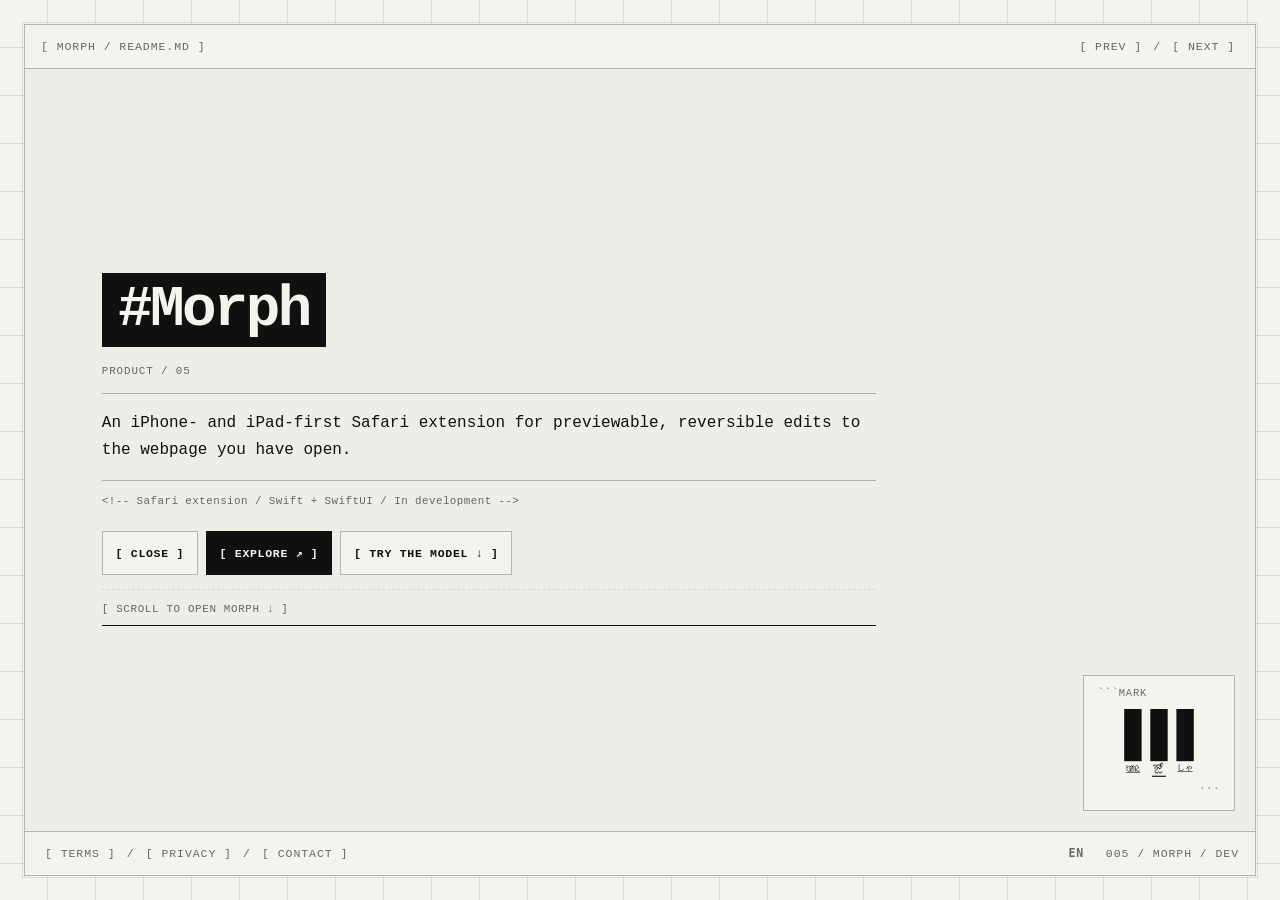
<file: index.html>
<!doctype html>
<html lang="en">
  <head>
    <meta charset="utf-8">
    <meta name="viewport" content="width=device-width, initial-scale=1">
    <meta name="color-scheme" content="light dark">
    <script>document.documentElement.classList.add("product-page-booting");</script>
    <meta name="theme-color" content="#101010" media="(prefers-color-scheme: dark)">
    <meta name="theme-color" content="#f4f4ef" media="(prefers-color-scheme: light)">
    <title>Morph — Kaizōsha</title>
    <meta name="description" content="Morph is an iPhone- and iPad-first Safari extension for previewable, reversible webpage edits using your chosen AI provider.">
    <meta name="author" content="Kaizōsha">
    <meta name="creator" content="Kaizōsha">
    <meta name="publisher" content="Kaizōsha">
    <meta name="robots" content="index, follow, max-image-preview:large">
    <meta name="application-name" content="Morph">
    <link rel="icon" type="image/png" sizes="1024x1024" href="/icon.png?v=20260820-compact-mark">
    <link rel="icon" type="image/svg+xml" sizes="any" href="/icon.svg?v=20260820-live-text-mark">
    <link rel="apple-touch-icon" href="/icon.png?v=20260820-compact-mark">
    <link rel="manifest" href="/site.webmanifest?v=20260820-live-text-icon">
    <link rel="canonical" href="https://morph.kaizosha.org/">
    <meta property="og:title" content="Morph — Kaizōsha">
    <meta property="og:description" content="Shape any webpage around you with previewable, reversible local edits in Safari.">
    <meta property="og:type" content="website">
    <meta property="og:url" content="https://morph.kaizosha.org/">
    <meta property="og:site_name" content="Morph by Kaizōsha">
    <meta property="og:locale" content="en_US">
    <meta property="og:image" content="https://morph.kaizosha.org/assets/media/social/morph-social-card.png">
    <meta property="og:image:secure_url" content="https://morph.kaizosha.org/assets/media/social/morph-social-card.png">
    <meta property="og:image:type" content="image/png">
    <meta property="og:image:width" content="1200">
    <meta property="og:image:height" content="630">
    <meta property="og:image:alt" content="Morph presented in a framed, two-tone README canvas">
    <meta name="twitter:card" content="summary_large_image">
    <meta name="twitter:title" content="Morph — Kaizōsha">
    <meta name="twitter:description" content="Shape any webpage around you with previewable, reversible local edits in Safari.">
    <meta name="twitter:image" content="https://morph.kaizosha.org/assets/media/social/morph-social-card.png">
    <meta name="twitter:image:alt" content="Morph presented in a framed, two-tone README canvas">
    <meta name="twitter:site" content="@KaizoshaX">
    <link rel="sitemap" type="application/xml" title="Sitemap" href="/sitemap.xml">
    <script type="application/ld+json">
      {
        "@context": "https://schema.org",
        "@type": "MobileApplication",
        "name": "Morph",
        "description": "An iPhone- and iPad-first Safari extension for previewable, reversible webpage edits using a chosen AI provider.",
        "url": "https://morph.kaizosha.org/",
        "applicationCategory": "UtilitiesApplication",
        "operatingSystem": "iOS 26 or later; iPadOS 26 or later",
        "author": {
          "@type": "Organization",
          "name": "Kaizōsha",
          "url": "https://kaizosha.org/"
        }
      }
    </script>
    <link rel="stylesheet" href="/assets/styles/brand.css?v=20260828-language-catalog-43">
    <link rel="stylesheet" href="/assets/styles/markdown.css?v=20260925-language-status-1">
    <link rel="stylesheet" href="/assets/styles/site-language.css?v=20260925-code-only-1">
    <script src="/assets/scripts/site-language.js?v=20260925-code-only-1" defer></script>
    <link rel="stylesheet" href="/assets/styles/product-continuation.css?v=20260821-seamless-handoff-v2">
    <script src="/assets/scripts/site-motion.js?v=20260818-dynamic-grid" defer></script>
    <script src="/assets/scripts/brand-language-intro.js?v=20260831-india-japan-25" defer></script>
    <link rel="stylesheet" href="/assets/styles/product-model.css?v=656095d6eeb8">
    <script src="/assets/scripts/product-model.js?v=3aabcb968b8a" defer></script>
  </head>
  <body data-page-family="directory" data-page="morph">
    <a class="skip-link" href="#product-detail">Skip to Morph details</a>
    <main
      class="home-main product-main"
      id="main-content"
      data-file="MORPH / README.md"
      data-active-product="Morph"
      data-default-slot="top-left"
      data-active-slot="top-left"
      tabindex="-1"
      aria-labelledby="product-title"
    >
      <header class="home-toolbar">
        <span class="home-toolbar__file" aria-hidden="true">[ MORPH / README.md ]</span>
        <nav class="home-pagination product-return" aria-label="Product navigation">
          <a href="https://modscan.kaizosha.org/" data-product-previous aria-label="Open the previous Kaizōsha product, ModScan">[ PREV ]</a>
          <span aria-hidden="true">/</span>
          <a href="https://together.kaizosha.org/" data-product-next aria-label="Open the next Kaizōsha product, Together">[ NEXT ]</a>
        </nav>
      </header>

      <div class="home-products has-active" role="list" aria-label="Kaizōsha products">
        <article class="product-cell is-active" data-product-slot="top-left" role="listitem">
          <div
            class="product-cell__content product-scroll"
            id="product-detail"
            role="region"
            aria-labelledby="product-title"
            tabindex="0"
          >
            <div class="product-lead">
              <h1 class="product-cell__heading" id="product-title">
                <span class="product-cell__name">Morph</span>
              </h1>
              <div class="product-cell__detail">
                <p class="product-cell__eyebrow" aria-hidden="true">product / 05</p>
                <p class="product-cell__description">
                  An iPhone- and iPad-first Safari extension for previewable, reversible edits to the webpage you have open.
                </p>
                <p class="product-cell__meta">Safari extension / Swift + SwiftUI / In development</p>
                <div class="product-cell__actions">
                  <a href="https://kaizosha.org/" aria-label="Close Morph and return to the Kaizōsha product directory">[ CLOSE ]</a>
                  <a class="product-cell__explore" href="#about" aria-label="Explore Morph details">[ EXPLORE ↗ ]</a>
                  <a href="#morph-model" data-model-link>[ TRY THE MODEL ↓ ]</a>
                </div>
                <a class="product-cell__scroll-cue product-cue" href="#about" data-product-cue>[ SCROLL TO OPEN Morph ↓ ]</a>
              </div>
            </div>

            <div class="product-continuation">
              <section class="product-section" id="about" aria-labelledby="about-title">
                <p class="product-section__index" aria-hidden="true">01 / ABOUT</p>
                <h2 class="product-section__title" id="about-title">About</h2>
                <p>
                  Morph is an iPhone- and iPad-first Safari extension for changing the webpage currently open in Safari. Describe the result you want, inspect the draft, optionally ask the agent to improve it, apply it locally, and undo it as one transaction.
                </p>
                <ol class="product-steps">
                  <li>Open a webpage in Safari and invoke Morph.</li>
                  <li>Describe the change you want in plain language.</li>
                  <li>Inspect the draft and refine it when needed.</li>
                  <li>Apply the local edit or cancel it; undo remains available.</li>
                </ol>
              <!-- anatomy:model:start -->
              <figure class="product-model iso" id="morph-model" data-working-model="morph" data-no-translate aria-labelledby="morph-model-title">
                <div class="model-heading"><span>FIG 04</span><h3 id="morph-model-title">Morph in Safari</h3></div>
                <div class="model-plate">
                  <div class="app-scene" data-app-kind="browser">
                    <svg class="iso-svg app-housing" viewBox="0 0 640 400" preserveAspectRatio="none" aria-hidden="true"><title>Morph in Safari. An original sample article beside the real live editor, with a page-change prompt, agent activity, and Undo and Keep draft decisions.</title><g class="iso-solid"><path class="iso-fill" d="M14 367.3L14 30.8L14.1 29.1L14.5 27.5L15.2 26L16.1 24.6L17.2 23.4L18.5 22.3L20 21.5L21.6 20.9L23.2 20.5L24.9 20.4L617.8 20.4L619.5 20.5L621.2 20.9L622.8 21.5L624.2 22.3L625.5 23.4L626.7 24.6L627.6 26L628.2 27.5L628.6 29.1L628.7 30.8L628.7 371.9L628.6 373.5L628.2 375.1L627.6 376.6L626.7 378L625.5 379.2L624.2 380.3L622.8 381.2L621.2 381.8L619.5 382.2L617.8 382.3L24.9 382.3L23.2 382.2L21.6 381.8L20 381.2L18.5 380.3L17.2 379.2L16.1 378L15.2 376.6L14.5 375.1L14.1 373.5L14 371.9Z"/><path class="iso-shade" data-shade="0" d="M628.7 371.9L628.6 373.5L628.6 368.9L628.7 367.3ZM628.6 373.5L628.2 375.1L628.2 370.5L628.6 368.9ZM628.2 375.1L627.6 376.6L627.6 372L628.2 370.5ZM627.6 376.6L626.7 378L626.7 373.4L627.6 372ZM626.7 378L625.5 379.2L625.5 374.6L626.7 373.4ZM625.5 379.2L624.2 380.3L624.2 375.7L625.5 374.6ZM624.2 380.3L622.8 381.2L622.8 376.5L624.2 375.7Z"/><path class="iso-shade" data-shade="1" d="M622.8 381.2L621.2 381.8L621.2 377.1L622.8 376.5ZM621.2 381.8L619.5 382.2L619.5 377.5L621.2 377.1ZM619.5 382.2L617.8 382.3L617.8 377.6L619.5 377.5Z"/><path class="iso-shade" data-shade="2" d="M617.8 382.3L24.9 382.3L24.9 377.6L617.8 377.6ZM24.9 382.3L23.2 382.2L23.2 377.5L24.9 377.6ZM23.2 382.2L21.6 381.8L21.6 377.1L23.2 377.5ZM21.6 381.8L20 381.2L20 376.5L21.6 377.1Z"/><path class="iso-shade" data-shade="3" d="M20 381.2L18.5 380.3L18.5 375.7L20 376.5ZM18.5 380.3L17.2 379.2L17.2 374.6L18.5 375.7ZM17.2 379.2L16.1 378L16.1 373.4L17.2 374.6ZM16.1 378L15.2 376.6L15.2 372L16.1 373.4ZM15.2 376.6L14.5 375.1L14.5 370.5L15.2 372ZM14.5 375.1L14.1 373.5L14.1 368.9L14.5 370.5ZM14.1 373.5L14 371.9L14 367.3L14.1 368.9Z"/><path class="iso-top" d="M617.8 20.4L619.5 20.5L621.2 20.9L622.8 21.5L624.2 22.3L625.5 23.4L626.7 24.6L627.6 26L628.2 27.5L628.6 29.1L628.7 30.8L628.7 367.3L628.6 368.9L628.2 370.5L627.6 372L626.7 373.4L625.5 374.6L624.2 375.7L622.8 376.5L621.2 377.1L619.5 377.5L617.8 377.6L24.9 377.6L23.2 377.5L21.6 377.1L20 376.5L18.5 375.7L17.2 374.6L16.1 373.4L15.2 372L14.5 370.5L14.1 368.9L14 367.3L14 30.8L14.1 29.1L14.5 27.5L15.2 26L16.1 24.6L17.2 23.4L18.5 22.3L20 21.5L21.6 20.9L23.2 20.5L24.9 20.4Z"/><path class="iso-line iso-crease" data-tone="lo" d="M628.7 367.3L628.6 368.9L628.2 370.5L627.6 372L626.7 373.4L625.5 374.6L624.2 375.7L622.8 376.5L621.2 377.1L619.5 377.5L617.8 377.6L24.9 377.6L23.2 377.5L21.6 377.1L20 376.5L18.5 375.7L17.2 374.6L16.1 373.4L15.2 372L14.5 370.5L14.1 368.9L14 367.3"/><path class="iso-line iso-bevel" data-tone="lo" d="M628.7 367.3L627.3 368.7L626.9 370.1L626.3 371.4L625.6 372.6L624.6 373.7L623.4 374.6L622.2 375.4L620.8 375.9L619.3 376.2L617.8 376.3L25 376.3L23.4 376.2L22 375.9L20.6 375.4L19.3 374.6L18.2 373.7L17.2 372.6L16.4 371.4L15.8 370.1L15.5 368.7L14 367.3"/><path class="iso-line iso-edge" data-tone="hi" d="M14 367.3L14 30.8L14.1 29.1L14.5 27.5L15.2 26L16.1 24.6L17.2 23.4L18.5 22.3L20 21.5L21.6 20.9L23.2 20.5L24.9 20.4L617.8 20.4L619.5 20.5L621.2 20.9L622.8 21.5L624.2 22.3L625.5 23.4L626.7 24.6L627.6 26L628.2 27.5L628.6 29.1L628.7 30.8L628.7 367.3M628.7 371.9L628.6 373.5L628.2 375.1L627.6 376.6L626.7 378L625.5 379.2L624.2 380.3L622.8 381.2L621.2 381.8L619.5 382.2L617.8 382.3L24.9 382.3L23.2 382.2L21.6 381.8L20 381.2L18.5 380.3L17.2 379.2L16.1 378L15.2 376.6L14.5 375.1L14.1 373.5L14 371.9M628.7 367.3L628.7 371.9M14 367.3L14 371.9"/></g><path class="iso-line" data-tone="faint" d="M617.8 30.1L617.9 30.1L618 30.1L618.1 30.2L618.2 30.2L618.3 30.3L618.4 30.4L618.4 30.5L618.5 30.5L618.5 30.6L618.5 30.8L618.5 367.3L618.5 367.4L618.5 367.5L618.4 367.5L618.4 367.6L618.3 367.7L618.2 367.8L618.1 367.8L618 367.9L617.9 367.9L617.8 367.9L24.9 367.9L24.8 367.9L24.7 367.9L24.6 367.8L24.5 367.8L24.4 367.7L24.4 367.6L24.3 367.5L24.3 367.5L24.3 367.4L24.2 367.3L24.2 30.8L24.3 30.6L24.3 30.5L24.3 30.5L24.4 30.4L24.4 30.3L24.5 30.2L24.6 30.2L24.7 30.1L24.8 30.1L24.9 30.1Z"/></svg>
                    <div class="app-screen" data-app-surface="morph"><section class="morph-screen" data-app-name="Morph" aria-label="Morph sample Safari page">
      <header class="morph-browser-toolbar" data-app-region="browser-toolbar">
        <span class="morph-browser-nav" aria-hidden="true">‹ ›</span>
        <span class="morph-address"><span aria-hidden="true">⌑</span> coast-journal.example</span>
        <span class="app-sample-badge">SAMPLE PAGE</span>
      </header>
      <div class="morph-page">
        <article class="morph-article" data-app-region="article">
          <div class="morph-publication"><span>COAST JOURNAL</span><span>Issue 04</span></div>
          <div class="morph-article-art" aria-hidden="true"><svg viewBox="0 0 360 130"><rect class="article-sky" width="360" height="130"/><circle class="article-sun" cx="271" cy="35" r="15"/><path class="article-sea" d="M0 65C92 50 218 75 360 59V130H0Z"/><path class="article-shore" d="M0 41C39 51 93 62 126 91L163 130H0Z"/><path class="article-waterline" d="M171 85C226 75 280 91 343 79M199 107C241 99 306 114 354 102"/></svg></div>
          <p class="morph-article-category">FIELD NOTES · 4 MIN READ</p>
          <h4 data-model-text="articleTitle">A slower way to see the coast</h4>
          <p class="morph-article-deck" data-model-text="articleDeck">An afternoon on the path above the water.</p>
          <p class="morph-article-body" data-model-text="articleBody">We left the car by the old harbor and took the narrow path along the cliffs. Every bend opened a different view. With no schedule to keep, we stopped to listen to the waves.</p>
          <div class="morph-article-summary" data-model-region="editedSummary" hidden><span>AT A GLANCE</span><p>Walk from the old harbor.<br>Follow the cliff path.<br>Leave time to stop.</p></div>
          <p class="morph-article-byline">Words by Alex Morgan · October 12</p>
        </article>
        <aside class="morph-editor" data-app-region="live-editor" aria-label="Morph live editor sample">
          <header class="morph-editor-header"><span class="morph-mark" aria-hidden="true">M</span><span class="morph-identity"><strong>Morph</strong><small data-model-text="editorStatus">Ready</small></span><span class="morph-window-actions" aria-hidden="true">… − ×</span></header>
          <div class="morph-editor-body">
            <div class="morph-routing" data-app-region="routing"><span>Auto · Best available <span aria-hidden="true">⌄</span></span><span>□ Priority</span></div>
            <div class="morph-prompt-box" data-app-region="prompt"><small>Change this page…</small><p data-model-text="editPrompt">Make the title clearer and add a short summary.</p><div class="morph-prompt-actions"><span aria-hidden="true">⌘↵</span><button type="button" disabled class="morph-edit-label" data-model-action="edit">Edit</button></div></div>
            <div class="morph-activity" data-app-region="activity"><span>Agent activity</span><p data-model-text="activity">Tell Morph what to change.</p></div>
            <div class="morph-decisions" data-app-region="decision" data-model-region="decision" hidden><button type="button" disabled data-model-action="undo">Undo</button><button type="button" disabled data-model-action="keep">Keep</button></div>
          </div>
        </aside>
      </div>
    </section></div>
                  </div>
                  <div class="model-footer"><span class="model-hint">Live editor · sample page · reversible changes</span><output data-model-readout aria-live="off">Original sample article. Edit previews a clearer title and a short summary.</output></div>
                </div>
                <div class="model-controls" data-model-controls role="group" aria-label="Try the morph model" hidden><div class="model-control-row"><button type="button" data-model-action="edit">Edit</button><button type="button" data-model-action="undo" disabled>Undo</button><button type="button" data-model-action="keep" disabled>Keep</button><button type="button" data-model-action="reset" class="model-reset">Reset</button></div></div>
                <p class="model-status" data-model-status aria-live="polite" aria-atomic="true"></p>
                <figcaption>The live editor changes the sample article beside it. Edit adds a clearer heading and a short summary. Keep retains the draft, and Undo restores the original page.</figcaption>
              </figure>
              <!-- anatomy:model:end -->
              </section>

              <section class="product-section" id="modes" aria-labelledby="modes-title">
                <p class="product-section__index" aria-hidden="true">02 / EDITING AUTHORITY</p>
                <h2 class="product-section__title" id="modes-title">Three deliberate modes</h2>
                <dl class="product-data">
                  <div>
                    <dt>Safe Mode</dt>
                    <dd>Targeted styling, hide or show changes, and visible-text edits through a small validated operation set.</dd>
                  </div>
                  <div>
                    <dt>Agent Mode</dt>
                    <dd>Reconstructs the local page structure and layout through bounded declarative operations. Drafts can be refined across one to three configured passes, then applied or reversed as one transaction. Morph does not execute model-generated JavaScript.</dd>
                  </div>
                  <div>
                    <dt>Source Mode</dt>
                    <dd>A separate, opt-in workflow for websites you own. A trusted paired Mac lets Codex edit an explicitly allowlisted Git repository; you review, commit, and deploy the resulting local changes yourself.</dd>
                  </div>
                </dl>
              </section>

              <section class="product-section" id="providers" aria-labelledby="providers-title">
                <p class="product-section__index" aria-hidden="true">03 / PROVIDERS</p>
                <h2 class="product-section__title" id="providers-title">Your models, your order</h2>
                <p>
                  Morph tries enabled providers in the priority you choose. Availability depends on your device and configuration.
                </p>
                <dl class="product-data">
                  <div>
                    <dt>Codex Bridge</dt>
                    <dd>Uses the Codex account already authenticated on a trusted paired Mac and supports Agent and Source workflows.</dd>
                  </div>
                  <div>
                    <dt>Apple Intelligence</dt>
                    <dd>Uses Apple's on-device Foundation Models when the device and system model are supported, enabled, and ready.</dd>
                  </div>
                  <div>
                    <dt>Local model</dt>
                    <dd>Connects to Ollama, LM Studio, or another OpenAI-compatible endpoint on a trusted network.</dd>
                  </div>
                  <div>
                    <dt>Cloud provider</dt>
                    <dd>Connects to an explicitly configured OpenAI-compatible HTTPS API.</dd>
                  </div>
                </dl>
              </section>

              <section class="product-section" id="privacy" aria-labelledby="privacy-title">
                <p class="product-section__index" aria-hidden="true">04 / PRIVACY</p>
                <h2 class="product-section__title" id="privacy-title">A bounded page-context path</h2>
                <p>
                  Safe and Agent edits stay in your Safari rendering; they do not change the origin website or what other visitors see. Planning may send your request and a bounded, sanitized description of the open page to your chosen provider when page context is enabled.
                </p>
                <p>
                  The snapshot excludes cookies and session tokens, browser storage, scripts, form values, password and payment fields, selected files, query strings, other tabs, and browsing history. Sensitive-value redaction is always on, and page context can be disabled.
                </p>
                <p>
                  Provider credentials are stored in the shared Keychain. Apple Intelligence keeps page context on the device; Codex Bridge, local, and cloud routes send sanitized context only to the endpoint you configure.
                </p>
                <p class="product-section__action">
                  <a href="/privacy">[ READ THE MORPH PRIVACY NOTICE → ]</a>
                </p>
              </section>

              <section class="product-section" id="availability" aria-labelledby="availability-title">
                <p class="product-section__index" aria-hidden="true">05 / AVAILABILITY</p>
                <h2 class="product-section__title" id="availability-title">In development</h2>
                <dl class="product-data">
                  <div>
                    <dt>Platform</dt>
                    <dd>iPhone and iPad / Safari Web Extension / iOS and iPadOS 26 or later.</dd>
                  </div>
                  <div>
                    <dt>Status</dt>
                    <dd>Morph is being prepared for a future public release. There is no public download at this time.</dd>
                  </div>
                  <div>
                    <dt>Companion</dt>
                    <dd>Codex Agent and Source workflows require a trusted paired Mac running the authenticated Morph companion.</dd>
                  </div>
                </dl>
              </section>

              <p class="product-eof" aria-label="End of Morph product details">006 / MORPH / EOF</p>
            </div>
          </div>
        </article>

        <article class="product-cell" data-product-slot="top-right" role="listitem" aria-hidden="true">
          <div class="product-cell__content"><h2 class="product-cell__heading"><span class="product-cell__name">Sekai</span></h2></div>
        </article>
        <article class="product-cell" data-product-slot="bottom-left" role="listitem" aria-hidden="true">
          <div class="product-cell__content"><h2 class="product-cell__heading"><span class="product-cell__name">Hush</span></h2></div>
        </article>
        <article class="product-cell" data-product-slot="bottom-right" role="listitem" aria-hidden="true">
          <div class="product-cell__content"><h2 class="product-cell__heading"><span class="product-cell__name">ModScan</span></h2></div>
        </article>
      </div>

      <script>
        (() => {
          const root = document.documentElement;

          try {
            const allowedSlots = new Set([
              "top-left",
              "top-right",
              "bottom-left",
              "bottom-right",
            ]);
            const main = document.querySelector(".home-main[data-default-slot]");
            const currentUrl = new URL(window.location.href);
            const requestedSlot = currentUrl.searchParams.get("slot");
            const requestedScroll = Number.parseFloat(
              currentUrl.searchParams.get("scroll") ?? "",
            );
            const defaultSlot = main?.dataset.defaultSlot;

            if (
              main &&
              allowedSlots.has(requestedSlot) &&
              allowedSlots.has(defaultSlot)
            ) {
              const activeCell = main.querySelector(".product-cell.is-active");
              const previousSlot = activeCell?.dataset.productSlot;
              const destinationCell = main.querySelector(
                `.product-cell[data-product-slot="${requestedSlot}"]`,
              );

              if (
                activeCell &&
                destinationCell &&
                previousSlot !== requestedSlot
              ) {
                destinationCell.dataset.productSlot = previousSlot;
                activeCell.dataset.productSlot = requestedSlot;
              }

              main.dataset.activeSlot = requestedSlot;
            }

            const scrollRegion = main?.querySelector(".product-scroll, .together-scroll");

            if (
              scrollRegion &&
              Number.isFinite(requestedScroll) &&
              requestedScroll > 0
            ) {
              scrollRegion.scrollTo({ top: requestedScroll, behavior: "instant" });
            }

            const cue = main?.querySelector("[data-product-cue]");
            const productName = main?.dataset.activeProduct ?? "product";

            if (cue) {
              cue.textContent = window.matchMedia(
                "(hover: hover) and (pointer: fine)",
              ).matches
                ? `[ SCROLL TO OPEN ${productName} ↓ ]`
                : `[ SWIPE UP TO OPEN ${productName} ↑ ]`;
            }
          } finally {
            root.classList.remove("product-page-booting");
          }
        })();
      </script>
      <script src="/assets/scripts/product-continuation.js?v=20260821-seamless-handoff-v4"></script>

      <a class="home-logo is-ready" href="https://kaizosha.org/" aria-label="Return to Kaizōsha">
        <span class="brand-lockup" aria-hidden="true">
          <span class="brand-lockup__mark">
            <span class="brand-lockup__unit"><span class="brand-lockup__bar"></span><span class="brand-lockup__glyph">改</span></span>
            <span class="brand-lockup__unit"><span class="brand-lockup__bar"></span><span class="brand-lockup__glyph">造</span></span>
            <span class="brand-lockup__unit"><span class="brand-lockup__bar"></span><span class="brand-lockup__glyph">社</span></span>
          </span>
        </span>
      </a>

      <footer class="home-statusbar">
        <nav class="home-legal" aria-label="Company pages">
          <a href="https://kaizosha.org/terms" aria-label="Terms">
            <span class="home-legal__full">[ TERMS ]</span>
            <span class="home-legal__compact" aria-hidden="true">[ T ]</span>
          </a>
          <span aria-hidden="true">/</span>
          <a href="/privacy" aria-label="Morph privacy">
            <span class="home-legal__full">[ PRIVACY ]</span>
            <span class="home-legal__compact" aria-hidden="true">[ P ]</span>
          </a>
          <span aria-hidden="true">/</span>
          <a href="https://kaizosha.org/contact" aria-label="Contact Kaizōsha">
            <span class="home-legal__full">[ CONTACT ]</span>
            <span class="home-legal__compact" aria-hidden="true">[ C ]</span>
          </a>
        </nav>
        <span class="home-statusbar__end">
          <span data-language-slot></span>
          <span class="home-statusbar__product" aria-hidden="true">005 / MORPH / DEV</span>
        </span>
      </footer>
    </main>
  </body>
</html>
</file>
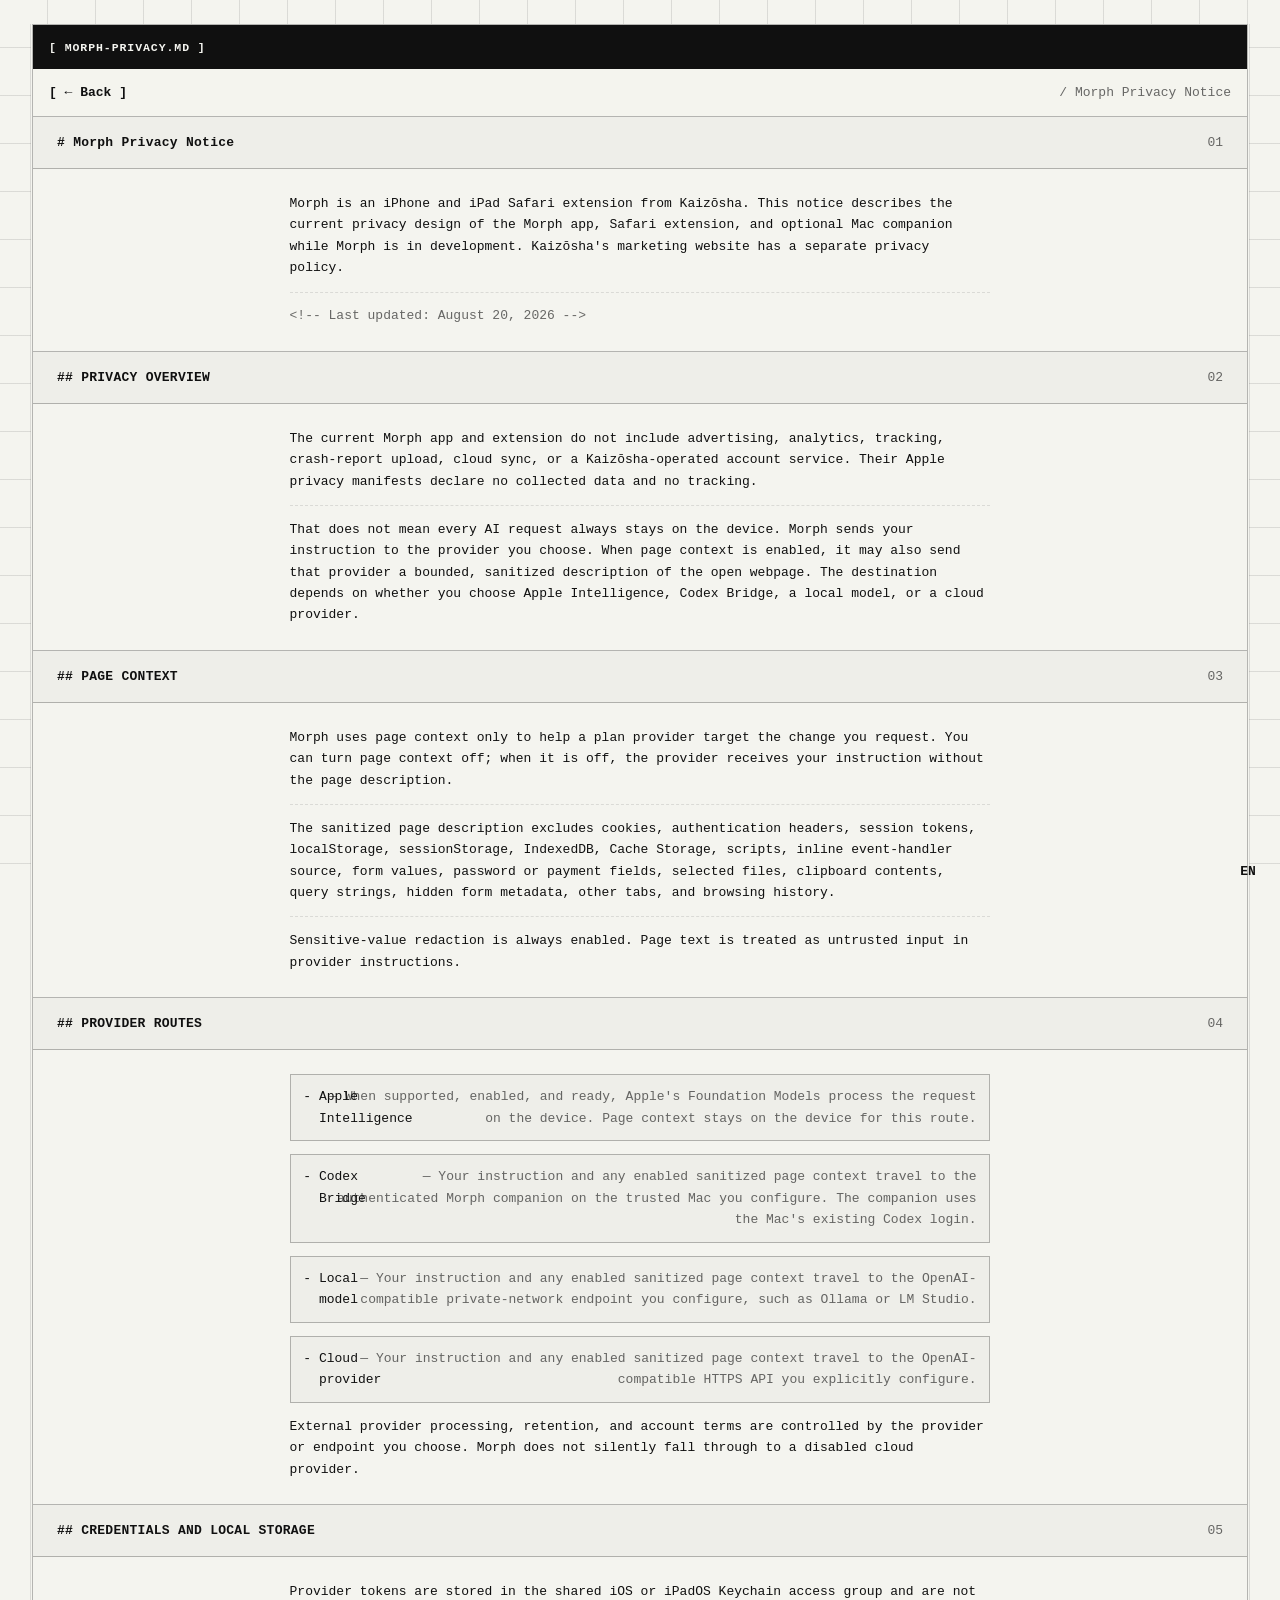
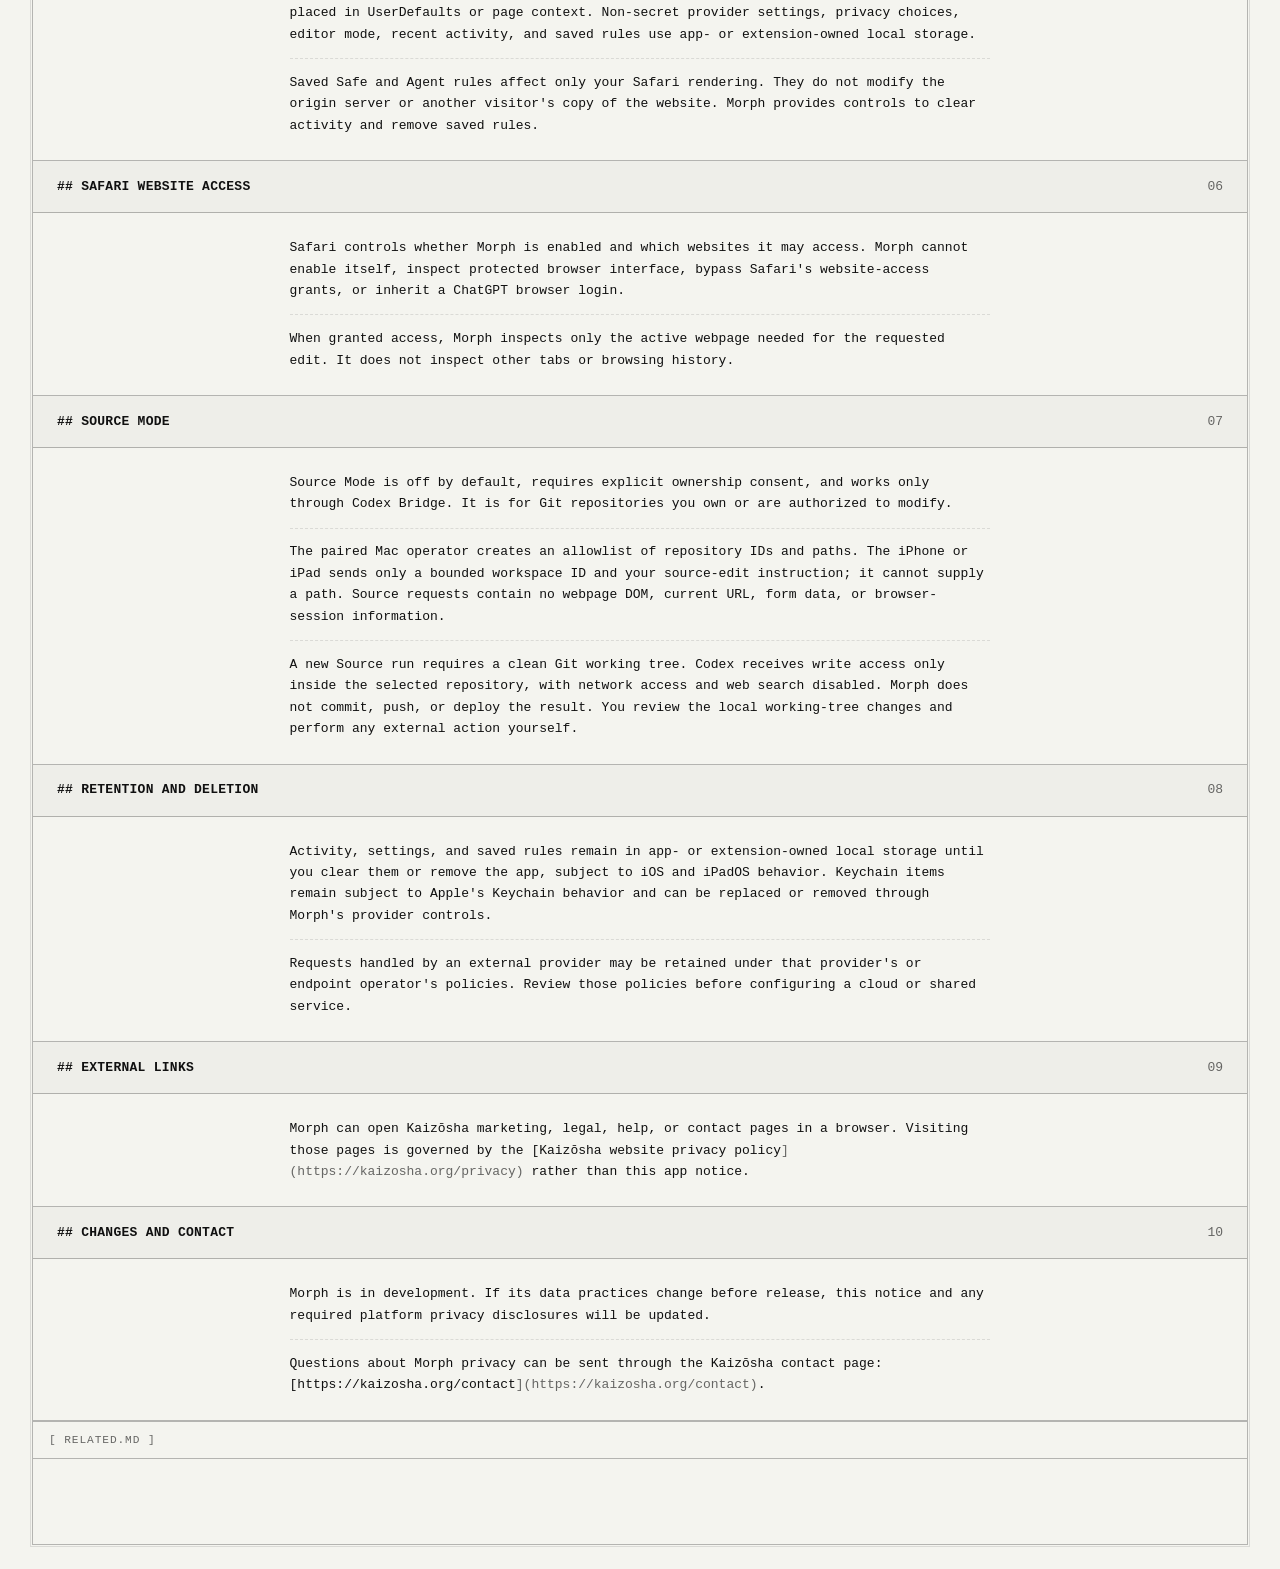
<file: privacy.html>
<!doctype html>
<html lang="en">
  <head>
    <meta charset="utf-8">
    <meta name="viewport" content="width=device-width, initial-scale=1">
    <meta name="color-scheme" content="light dark">
    <meta name="theme-color" content="#101010" media="(prefers-color-scheme: dark)">
    <meta name="theme-color" content="#f4f4ef" media="(prefers-color-scheme: light)">
    <title>Privacy Notice — Morph</title>
    <meta name="description" content="How Morph handles webpage context, provider requests, credentials, saved edits, and optional Source Mode access.">
    <meta name="author" content="Kaizōsha">
    <meta name="publisher" content="Kaizōsha">
    <meta name="robots" content="index, follow, max-image-preview:large">
    <meta name="application-name" content="Morph">
    <link rel="icon" type="image/png" sizes="1024x1024" href="/icon.png?v=20260820-compact-mark">
    <link rel="icon" type="image/svg+xml" sizes="any" href="/icon.svg?v=20260820-live-text-mark">
    <link rel="apple-touch-icon" href="/icon.png?v=20260820-compact-mark">
    <link rel="manifest" href="/site.webmanifest?v=20260820-live-text-icon">
    <link rel="canonical" href="https://morph.kaizosha.org/privacy">
    <meta property="og:title" content="Privacy Notice — Morph">
    <meta property="og:description" content="How Morph handles webpage context, provider requests, credentials, saved edits, and optional Source Mode access.">
    <meta property="og:type" content="article">
    <meta property="og:url" content="https://morph.kaizosha.org/privacy">
    <meta property="og:site_name" content="Morph by Kaizōsha">
    <meta property="og:locale" content="en_US">
    <meta name="twitter:card" content="summary">
    <meta name="twitter:title" content="Privacy Notice — Morph">
    <meta name="twitter:description" content="How Morph handles webpage context, provider requests, credentials, saved edits, and optional Source Mode access.">
    <meta name="twitter:site" content="@KaizoshaX">
    <link rel="sitemap" type="application/xml" title="Sitemap" href="/sitemap.xml">
    <script type="application/ld+json">
      {
        "@context": "https://schema.org",
        "@type": "WebPage",
        "url": "https://morph.kaizosha.org/privacy",
        "name": "Privacy Notice — Morph",
        "description": "How Morph handles webpage context, provider requests, credentials, saved edits, and optional Source Mode access.",
        "dateModified": "2026-08-20",
        "inLanguage": "en",
        "isPartOf": {
          "@type": "WebSite",
          "url": "https://morph.kaizosha.org/",
          "name": "Morph"
        },
        "publisher": {
          "@type": "Organization",
          "name": "Kaizōsha",
          "url": "https://kaizosha.org/"
        }
      }
    </script>
    <link rel="stylesheet" href="/assets/styles/markdown.css?v=20260925-language-status-1">
    <link rel="stylesheet" href="/assets/styles/site-language.css?v=20260925-code-only-1">
    <script src="/assets/scripts/site-language.js?v=20260925-code-only-1" defer></script>
    <script src="/assets/scripts/site-motion.js?v=20260818-dynamic-grid" defer></script>
    <script src="/assets/scripts/document-navigation.js?v=20260814-scroll-gutter" defer></script>
  </head>
  <body id="top" data-page-family="document" data-page="privacy">
    <a class="skip-link" href="#main-content">Skip to content</a>
    <main class="main" id="main-content" data-file="morph-privacy.md" tabindex="-1">
      <nav class="document-nav" aria-label="Document navigation">
        <a class="document-back" href="/" aria-label="Back to Morph">← Back</a>
        <span>/ Morph Privacy Notice</span>
      </nav>

      <section class="section" id="notice">
        <header class="section-head">
          <h1 class="section-title">Morph Privacy Notice</h1>
        </header>
        <div class="body-lines">
          <p>Morph is an iPhone and iPad Safari extension from Kaizōsha. This notice describes the current privacy design of the Morph app, Safari extension, and optional Mac companion while Morph is in development. Kaizōsha's marketing website has a separate privacy policy.</p>
          <p class="document-meta">Last updated: August 20, 2026</p>
        </div>
      </section>

      <section class="section" id="overview">
        <header class="section-head"><h2 class="section-title">PRIVACY OVERVIEW</h2></header>
        <div class="body-lines">
          <p>The current Morph app and extension do not include advertising, analytics, tracking, crash-report upload, cloud sync, or a Kaizōsha-operated account service. Their Apple privacy manifests declare no collected data and no tracking.</p>
          <p>That does not mean every AI request always stays on the device. Morph sends your instruction to the provider you choose. When page context is enabled, it may also send that provider a bounded, sanitized description of the open webpage. The destination depends on whether you choose Apple Intelligence, Codex Bridge, a local model, or a cloud provider.</p>
        </div>
      </section>

      <section class="section" id="context">
        <header class="section-head"><h2 class="section-title">PAGE CONTEXT</h2></header>
        <div class="body-lines">
          <p>Morph uses page context only to help a plan provider target the change you request. You can turn page context off; when it is off, the provider receives your instruction without the page description.</p>
          <p>The sanitized page description excludes cookies, authentication headers, session tokens, localStorage, sessionStorage, IndexedDB, Cache Storage, scripts, inline event-handler source, form values, password or payment fields, selected files, clipboard contents, query strings, hidden form metadata, other tabs, and browsing history.</p>
          <p>Sensitive-value redaction is always enabled. Page text is treated as untrusted input in provider instructions.</p>
        </div>
      </section>

      <section class="section" id="providers">
        <header class="section-head"><h2 class="section-title">PROVIDER ROUTES</h2></header>
        <div class="body-lines">
          <div class="entry-head"><span>Apple Intelligence</span><span>When supported, enabled, and ready, Apple's Foundation Models process the request on the device. Page context stays on the device for this route.</span></div>
          <div class="entry-head"><span>Codex Bridge</span><span>Your instruction and any enabled sanitized page context travel to the authenticated Morph companion on the trusted Mac you configure. The companion uses the Mac's existing Codex login.</span></div>
          <div class="entry-head"><span>Local model</span><span>Your instruction and any enabled sanitized page context travel to the OpenAI-compatible private-network endpoint you configure, such as Ollama or LM Studio.</span></div>
          <div class="entry-head"><span>Cloud provider</span><span>Your instruction and any enabled sanitized page context travel to the OpenAI-compatible HTTPS API you explicitly configure.</span></div>
          <p>External provider processing, retention, and account terms are controlled by the provider or endpoint you choose. Morph does not silently fall through to a disabled cloud provider.</p>
        </div>
      </section>

      <section class="section" id="credentials">
        <header class="section-head"><h2 class="section-title">CREDENTIALS AND LOCAL STORAGE</h2></header>
        <div class="body-lines">
          <p>Provider tokens are stored in the shared iOS or iPadOS Keychain access group and are not placed in UserDefaults or page context. Non-secret provider settings, privacy choices, editor mode, recent activity, and saved rules use app- or extension-owned local storage.</p>
          <p>Saved Safe and Agent rules affect only your Safari rendering. They do not modify the origin server or another visitor's copy of the website. Morph provides controls to clear activity and remove saved rules.</p>
        </div>
      </section>

      <section class="section" id="permissions">
        <header class="section-head"><h2 class="section-title">SAFARI WEBSITE ACCESS</h2></header>
        <div class="body-lines">
          <p>Safari controls whether Morph is enabled and which websites it may access. Morph cannot enable itself, inspect protected browser interface, bypass Safari's website-access grants, or inherit a ChatGPT browser login.</p>
          <p>When granted access, Morph inspects only the active webpage needed for the requested edit. It does not inspect other tabs or browsing history.</p>
        </div>
      </section>

      <section class="section" id="source-mode">
        <header class="section-head"><h2 class="section-title">SOURCE MODE</h2></header>
        <div class="body-lines">
          <p>Source Mode is off by default, requires explicit ownership consent, and works only through Codex Bridge. It is for Git repositories you own or are authorized to modify.</p>
          <p>The paired Mac operator creates an allowlist of repository IDs and paths. The iPhone or iPad sends only a bounded workspace ID and your source-edit instruction; it cannot supply a path. Source requests contain no webpage DOM, current URL, form data, or browser-session information.</p>
          <p>A new Source run requires a clean Git working tree. Codex receives write access only inside the selected repository, with network access and web search disabled. Morph does not commit, push, or deploy the result. You review the local working-tree changes and perform any external action yourself.</p>
        </div>
      </section>

      <section class="section" id="retention">
        <header class="section-head"><h2 class="section-title">RETENTION AND DELETION</h2></header>
        <div class="body-lines">
          <p>Activity, settings, and saved rules remain in app- or extension-owned local storage until you clear them or remove the app, subject to iOS and iPadOS behavior. Keychain items remain subject to Apple's Keychain behavior and can be replaced or removed through Morph's provider controls.</p>
          <p>Requests handled by an external provider may be retained under that provider's or endpoint operator's policies. Review those policies before configuring a cloud or shared service.</p>
        </div>
      </section>

      <section class="section" id="links">
        <header class="section-head"><h2 class="section-title">EXTERNAL LINKS</h2></header>
        <div class="body-lines">
          <p>Morph can open Kaizōsha marketing, legal, help, or contact pages in a browser. Visiting those pages is governed by the <a href="https://kaizosha.org/privacy">Kaizōsha website privacy policy</a> rather than this app notice.</p>
        </div>
      </section>

      <section class="section" id="changes">
        <header class="section-head"><h2 class="section-title">CHANGES AND CONTACT</h2></header>
        <div class="body-lines">
          <p>Morph is in development. If its data practices change before release, this notice and any required platform privacy disclosures will be updated.</p>
          <p>Questions about Morph privacy can be sent through the Kaizōsha contact page: <a href="https://kaizosha.org/contact">https://kaizosha.org/contact</a>.</p>
        </div>
      </section>

      <footer class="document-footer">
        <a href="/">Morph</a>
        <a href="/privacy" aria-current="page">App Privacy</a>
        <a href="https://kaizosha.org/privacy">Website Privacy</a>
        <a href="#top">Back to top</a>
      </footer>
    </main>
  </body>
</html>
</file>
<file: assets/styles/brand.css>
.brand-lockup {
  display: inline-flex;
  color: currentColor;
  text-decoration: none;
}

.brand-lockup__mark {
  display: flex;
  align-items: flex-start;
  gap: 15px;
  color: currentColor;
}

.brand-lockup__unit {
  display: flex;
  width: 30px;
  flex-direction: column;
  align-items: center;
}

.brand-lockup__bar {
  width: 30px;
  height: 90px;
  background: currentColor;
}

.brand-lockup__glyph {
  margin-top: 5px;
  min-height: 24px;
  color: currentColor;
  font-size: 24px;
  font-weight: 600;
  line-height: 1;
  text-align: center;
  unicode-bidi: isolate;
  white-space: nowrap;
}

.brand-lockup__glyph[data-brand-token-width="wide"] {
  font-size: 17px;
  letter-spacing: -0.04em;
}

.brand-lockup__glyph[data-brand-token-width="extra-wide"] {
  font-size: 14px;
  letter-spacing: -0.06em;
}

.brand-lockup__glyph[data-brand-token-width="ultra-wide"] {
  font-size: 10px;
  letter-spacing: -0.08em;
}

@media (max-width: 640px) {
  .brand-lockup__mark {
    gap: 10px;
  }

  .brand-lockup__bar {
    width: 20px;
    height: 60px;
  }

  .brand-lockup__unit {
    width: 20px;
  }

  .brand-lockup__glyph {
    margin-top: 4px;
    min-height: 16px;
    font-size: 16px;
  }

  .brand-lockup__glyph[data-brand-token-width="wide"] {
    font-size: 11px;
  }

  .brand-lockup__glyph[data-brand-token-width="extra-wide"] {
    font-size: 9px;
  }

  .brand-lockup__glyph[data-brand-token-width="ultra-wide"] {
    font-size: 6.5px;
  }
}
</file>
<file: assets/styles/markdown.css>
@property --grid-auto-x {
  syntax: "<length>";
  inherits: true;
  initial-value: 0px;
}

@property --grid-auto-y {
  syntax: "<length>";
  inherits: true;
  initial-value: 0px;
}

:root {
  color-scheme: light dark;
  --surface-rgb: 16, 16, 16;
  --ink-rgb: 244, 244, 239;
  --surface: rgb(var(--surface-rgb));
  --ink: rgb(var(--ink-rgb));
  --ink-muted: rgba(var(--ink-rgb), 0.62);
  --line: rgba(var(--ink-rgb), 0.28);
  --line-soft: rgba(var(--ink-rgb), 0.11);
  --panel: rgba(var(--ink-rgb), 0.025);
  --grid-auto-x: 0px;
  --grid-auto-y: 0px;
  --grid-shift-x: 0px;
  --grid-shift-y: 0px;
  --measure: 96ch;
  --shell: 76rem;
  --edge: clamp(0.75rem, 2vw, 1.5rem);
  --directory-edge: var(--edge);
  --pad: clamp(1rem, 2.5vw, 1.5rem);
  --speed: 180ms;
  --home-bar-height: 2.75rem;
  --product-motion: 560ms cubic-bezier(0.16, 1, 0.3, 1);
  --document-file-bar-height: 2.75rem;
  --document-file-bar-offset: 0px;
  --document-nav-height: 3rem;
  --section-bar-height: 3.25rem;
  --document-sticky-top: 0px;
  font-synthesis: none;
}

@media (prefers-color-scheme: light) {
  :root {
    --surface-rgb: 244, 244, 239;
    --ink-rgb: 16, 16, 16;
  }
}

* {
  box-sizing: border-box;
}

html {
  background: var(--surface);
  scroll-behavior: smooth;
  scrollbar-color: var(--line) var(--surface);
  -webkit-text-size-adjust: 100%;
  text-size-adjust: 100%;
}

body {
  min-height: 100vh;
  margin: 0;
  overflow-x: hidden;
  background-color: var(--surface);
  background-image:
    linear-gradient(var(--line-soft) 1px, transparent 1px),
    linear-gradient(90deg, var(--line-soft) 1px, transparent 1px);
  background-position:
    calc(-1px + var(--grid-auto-x) + var(--grid-shift-x))
    calc(-1px + var(--grid-auto-y) + var(--grid-shift-y));
  background-size: 48px 48px;
  animation: grid-drift 18s cubic-bezier(0.45, 0, 0.55, 1) infinite;
  color: var(--ink);
  font-family: ui-monospace, SFMono-Regular, Menlo, Monaco, Consolas,
    "Liberation Mono", "Courier New", monospace;
  font-size: 13px;
  font-weight: 400;
  line-height: 1.65;
  -webkit-font-smoothing: antialiased;
  text-rendering: optimizeLegibility;
}

a {
  color: inherit;
}

::selection {
  background: var(--ink);
  color: var(--surface);
}

.u-screen-reader {
  position: absolute;
  width: 1px;
  height: 1px;
  padding: 0;
  margin: -1px;
  overflow: hidden;
  clip: rect(0 0 0 0);
  clip-path: inset(50%);
  white-space: nowrap;
  border: 0;
}

.skip-link {
  position: fixed;
  z-index: 20;
  top: 0.75rem;
  left: 0.75rem;
  padding: 0.55rem 0.75rem;
  border: 1px solid var(--surface);
  outline: 1px solid var(--ink);
  background: var(--ink);
  color: var(--surface);
  text-decoration: none;
  transform: translateY(-220%);
  transition: transform var(--speed) ease;
}

.skip-link:focus {
  transform: translateY(0);
}

:where(a, button):focus-visible {
  outline: 2px solid currentColor;
  outline-offset: 0.25rem;
}

/* Homepage: a centered mark over four expandable product cells. */
body[data-page-family="directory"] {
  display: grid;
  min-height: 100vh;
  min-height: 100svh;
  padding: var(--directory-edge);
  place-items: center;
  overflow: hidden;
}

.product-page-booting body[data-page-family="directory"] {
  visibility: hidden;
}

.home-main {
  --home-frame-width: min(94vw, 70rem);
  --home-frame-height: min(76svh, 42rem);
  position: relative;
  display: grid;
  width: var(--handoff-frame-width, var(--home-frame-width));
  height: var(--handoff-frame-height, var(--home-frame-height));
  min-height: min(24rem, calc(100vh - 3rem));
  min-height: min(24rem, calc(100svh - 3rem));
  border: 1px solid var(--line);
  background-color: var(--surface);
  box-shadow:
    0 0 0 1px var(--surface),
    0 0 0 2px var(--line-soft);
  isolation: isolate;
  place-items: center;
  animation: frame-in 420ms cubic-bezier(0.22, 1, 0.36, 1) both;
}

.home-main.is-handoff-preview {
  will-change: width, height;
}

.home-main.is-handoff-preview.is-wheel-handoff {
  transition:
    width 90ms linear,
    height 90ms linear;
}

.home-main.is-handoff-resetting {
  transition:
    width 180ms cubic-bezier(0.22, 1, 0.36, 1),
    height 180ms cubic-bezier(0.22, 1, 0.36, 1);
}

.home-main.is-navigating-product {
  pointer-events: none;
  animation: none;
}

.home-intro {
  position: absolute;
  z-index: 4;
  top: 50%;
  left: 50%;
  width: min(calc(100% - 3rem), 38rem);
  max-width: none;
  max-height: calc(100% - 7rem);
  padding: 0;
  margin: 0;
  overflow: auto;
  border: 1px solid var(--line);
  background: var(--surface);
  box-shadow:
    0 0 0 1px var(--surface),
    0 0 0 2px var(--line-soft),
    0 1.5rem 3rem rgba(var(--surface-rgb), 0.28);
  color: var(--ink);
  transform: translate(-50%, -50%);
  animation: intro-in 420ms 100ms cubic-bezier(0.22, 1, 0.36, 1) both;
}

.home-intro::backdrop {
  background: transparent;
}

.home-intro:not([open]) {
  display: none;
}

.home-intro.is-closing {
  pointer-events: none;
  animation: intro-out var(--speed) ease both;
}

.home-intro__file {
  display: flex;
  min-height: 2.75rem;
  align-items: center;
  padding: 0 1rem;
  background: var(--ink);
  color: var(--surface);
  font-size: 0.72rem;
  font-weight: 700;
  letter-spacing: 0.08em;
  text-transform: uppercase;
}

.home-intro__body {
  padding: clamp(1.25rem, 3vw, 2rem);
}

.home-intro__brand {
  margin: 0 0 1rem;
  color: var(--ink-muted);
  font-size: 0.72rem;
  letter-spacing: 0.06em;
  text-transform: uppercase;
}

.home-intro h2 {
  margin: 0;
  font: inherit;
  font-size: clamp(1rem, 2vw, 1.3rem);
  font-weight: 700;
  letter-spacing: 0.02em;
}

.home-intro h2::before {
  content: "# ";
}

.home-intro [data-home-intro-title]:focus {
  outline: none;
}

.home-intro__description {
  max-width: 62ch;
  margin-top: 1.25rem;
}

.home-intro__lead {
  margin: 0;
  font-size: clamp(0.9rem, 1.5vw, 1.05rem);
  line-height: 1.6;
}

.home-intro__focus {
  margin: 1rem 0 0;
  padding-top: 1rem;
  border-top: 1px dashed var(--line-soft);
  color: var(--ink-muted);
}

.home-intro__meta {
  display: grid;
  align-items: center;
  padding-top: 1rem;
  margin-top: 1.25rem;
  border-top: 1px solid var(--line);
  color: var(--ink-muted);
  font-size: 0.72rem;
  gap: 0.75rem;
  grid-template-columns: minmax(0, 1fr) auto;
  letter-spacing: 0.04em;
  text-transform: uppercase;
}

.home-intro__email {
  display: block;
  color: var(--ink-muted);
  overflow-wrap: anywhere;
  text-transform: none;
  text-underline-offset: 0.2rem;
}

.home-intro__actions {
  display: grid;
  border-top: 1px solid var(--line);
}

.home-intro__actions button {
  min-height: 3.25rem;
  padding: 0.75rem 1rem;
  border: 0;
  background: var(--surface);
  color: var(--ink);
  cursor: pointer;
  font: inherit;
  font-weight: 700;
  letter-spacing: 0.08em;
  text-transform: uppercase;
  transition:
    background-color var(--speed) ease,
    color var(--speed) ease;
}

.home-intro__actions button:focus-visible {
  outline: 2px solid currentColor;
  outline-offset: -0.35rem;
}

.home-intro__actions button:active {
  background: var(--ink);
  color: var(--surface);
  outline-color: var(--ink);
}

.home-toolbar,
.home-statusbar {
  position: absolute;
  z-index: 2;
  right: 0;
  left: 0;
  display: flex;
  height: var(--home-bar-height);
  align-items: center;
  padding: 0 1rem;
  background: var(--surface);
  color: var(--ink-muted);
  font-size: 0.72rem;
  letter-spacing: 0.08em;
  text-transform: uppercase;
}

.home-toolbar {
  top: 0;
  justify-content: space-between;
  border-bottom: 1px solid var(--line);
}

.home-statusbar {
  bottom: 0;
  justify-content: space-between;
  border-top: 1px solid var(--line);
}

.home-toolbar__file,
.home-statusbar__product {
  display: block;
  min-width: 0;
  overflow: hidden;
  text-overflow: ellipsis;
  white-space: nowrap;
}

.home-statusbar__end {
  display: inline-flex;
  min-width: 0;
  align-items: center;
  gap: 0.6rem;
  white-space: nowrap;
}

.home-pagination,
.home-legal {
  display: flex;
  flex: 0 0 auto;
  align-items: center;
  gap: 0.45rem;
  white-space: nowrap;
}

.home-legal__compact {
  display: none;
}

.home-pagination[hidden] {
  display: none;
}

.home-pagination button,
.home-statusbar a {
  display: inline-flex;
  min-height: 2rem;
  align-items: center;
  justify-content: center;
  margin: 0;
  padding: 0.2rem 0.25rem;
  border: 0;
  background: transparent;
  color: inherit;
  font: inherit;
  letter-spacing: inherit;
  text-decoration: none;
  text-transform: inherit;
  transition:
    background-color var(--speed) ease,
    color var(--speed) ease;
}

.home-pagination button {
  cursor: pointer;
}

.home-pagination button:hover,
.home-pagination button:focus-visible,
.home-pagination button:active,
.home-statusbar a:hover,
.home-statusbar a:focus-visible,
.home-statusbar a:active {
  background: var(--ink);
  color: var(--surface);
  outline-color: var(--ink);
}

.home-products {
  position: absolute;
  z-index: 0;
  inset: var(--home-bar-height) 0;
  display: grid;
  grid-template-columns: 50% 50%;
  grid-template-rows: 50% 50%;
  overflow: hidden;
  will-change: grid-template-columns, grid-template-rows;
  transition:
    grid-template-columns var(--product-motion),
    grid-template-rows var(--product-motion);
}

.home-main[data-active-slot="top-left"] .home-products,
.home-main[data-active-slot="bottom-left"] .home-products {
  grid-template-columns: 100% 0%;
}

.home-main[data-active-slot="top-right"] .home-products,
.home-main[data-active-slot="bottom-right"] .home-products {
  grid-template-columns: 0% 100%;
}

.home-main[data-active-slot="top-left"] .home-products,
.home-main[data-active-slot="top-right"] .home-products {
  grid-template-rows: 100% 0%;
}

.home-main[data-active-slot="bottom-left"] .home-products,
.home-main[data-active-slot="bottom-right"] .home-products {
  grid-template-rows: 0% 100%;
}

.product-cell {
  position: relative;
  min-width: 0;
  min-height: 0;
  overflow: hidden;
  background: var(--panel);
  color: var(--ink-muted);
  transition:
    border-color 240ms ease,
    background-color var(--product-motion),
    color var(--product-motion);
}

.product-cell[data-product-slot="top-left"] {
  grid-column: 1;
  grid-row: 1;
  border-right: 1px solid var(--line);
  border-bottom: 1px solid var(--line);
}

.product-cell[data-product-slot="top-right"] {
  grid-column: 2;
  grid-row: 1;
  border-bottom: 1px solid var(--line);
}

.product-cell[data-product-slot="bottom-left"] {
  grid-column: 1;
  grid-row: 2;
  border-right: 1px solid var(--line);
}

.product-cell[data-product-slot="bottom-right"] {
  grid-column: 2;
  grid-row: 2;
}

.product-cell__content {
  position: absolute;
  inset: 0;
  display: flex;
  min-width: 0;
  min-height: 0;
  flex-direction: column;
  align-items: flex-start;
  justify-content: flex-start;
  padding: clamp(1rem, 2.5vw, 1.5rem);
  transition: opacity 180ms ease;
}

.product-cell[data-product-slot="top-right"] .product-cell__content,
.product-cell[data-product-slot="bottom-right"] .product-cell__content {
  align-items: flex-end;
  text-align: right;
}

.product-cell[data-product-slot="bottom-left"] .product-cell__content,
.product-cell[data-product-slot="bottom-right"] .product-cell__content {
  justify-content: flex-end;
}

.product-cell__heading {
  max-width: calc(50% - 1rem);
  margin: 0;
  font: inherit;
}

.product-cell__name {
  display: inline-flex;
  min-height: 2rem;
  align-items: center;
  overflow-wrap: anywhere;
  color: var(--ink);
  font-weight: 600;
  letter-spacing: 0.02em;
  text-decoration-thickness: 1px;
  text-underline-offset: 0.25em;
  transition:
    background-color var(--speed) ease,
    color var(--speed) ease;
}

.product-cell__name::before {
  content: "[ ";
}

.product-cell__name::after {
  content: " ]";
}

.product-cell__name:hover,
.product-cell__name:focus-visible,
.product-cell__name:active {
  background: var(--ink);
  color: var(--surface);
  outline-color: var(--ink);
  text-decoration: none;
}

.product-cell__detail {
  width: min(72%, 52rem);
  max-width: none;
  margin-top: 1rem;
  opacity: 0;
  text-align: left;
  transform: translateY(0.75rem);
  transition:
    opacity 280ms 160ms ease,
    transform var(--product-motion);
}

.product-cell__detail[hidden] {
  display: none;
}

.product-cell__eyebrow,
.product-cell__description,
.product-cell__meta {
  margin: 0;
}

.product-cell__eyebrow {
  padding-bottom: 0.75rem;
  color: var(--ink-muted);
  font-size: 0.68rem;
  letter-spacing: 0.08em;
  text-transform: uppercase;
}

.product-cell__description {
  padding-block: 1rem;
  border-block: 1px solid var(--line);
  color: var(--ink);
  font-size: clamp(0.9rem, 1.25vw, 1.05rem);
  line-height: 1.7;
}

.product-cell__meta {
  padding-top: 0.75rem;
  color: var(--ink-muted);
  font-size: 0.68rem;
  letter-spacing: 0.04em;
}

.product-cell__meta::before {
  content: "<!-- ";
}

.product-cell__meta::after {
  content: " -->";
}

.product-cell__actions {
  display: flex;
  flex-wrap: wrap;
  margin-top: 1.25rem;
  gap: 0.5rem;
}

.product-cell__actions button,
.product-cell__actions a {
  display: inline-flex;
  min-height: 2.75rem;
  align-items: center;
  justify-content: center;
  padding: 0.55rem 0.8rem;
  border: 1px solid var(--line);
  background: var(--surface);
  color: var(--ink);
  cursor: pointer;
  font: inherit;
  font-size: 0.72rem;
  font-weight: 700;
  letter-spacing: 0.06em;
  text-decoration: none;
  text-transform: uppercase;
  transition:
    background-color var(--speed) ease,
    color var(--speed) ease;
}

.product-cell__actions .product-cell__explore {
  background: var(--ink);
  color: var(--surface);
}

.product-cell__actions button:hover,
.product-cell__actions button:focus-visible,
.product-cell__actions button:active {
  background: var(--ink);
  color: var(--surface);
  outline-color: var(--ink);
}

.product-cell__actions .product-cell__explore:hover,
.product-cell__actions .product-cell__explore:focus-visible,
.product-cell__actions .product-cell__explore:active {
  background: var(--surface);
  color: var(--ink);
  outline-color: var(--ink);
}

.product-cell__scroll-cue {
  --scroll-handoff-progress: 0;
  position: relative;
  margin: 0.85rem 0 0;
  padding: 0.7rem 0 0.45rem;
  border-top: 1px dashed var(--line-soft);
  color: var(--ink-muted);
  font-size: 0.68rem;
  letter-spacing: 0.06em;
  text-transform: uppercase;
}

.product-cell__scroll-cue::after {
  position: absolute;
  right: 0;
  bottom: 0;
  left: 0;
  height: 1px;
  background: var(--ink);
  content: "";
  transform: scaleX(var(--scroll-handoff-progress));
  transform-origin: left;
  transition: transform 80ms linear;
}

.product-cell__scroll-cue[hidden] {
  display: none;
}

.home-products.has-active .product-cell:not(.is-active) {
  pointer-events: none;
}

.home-products.has-active .product-cell:not(.is-active) .product-cell__content {
  opacity: 0;
}

.product-cell.is-active {
  border-color: transparent;
  background: var(--panel);
  color: var(--ink-muted);
}

.product-cell.is-active .product-cell__content {
  z-index: 1;
  align-items: center;
  justify-content: center;
  overflow-x: hidden;
  overflow-y: auto;
  padding: clamp(2rem, 6vw, 5.5rem);
  -ms-overflow-style: none;
  overscroll-behavior-y: contain;
  scrollbar-width: none;
  text-align: left;
}

.product-cell.is-active .product-cell__content::-webkit-scrollbar {
  display: none;
  width: 0;
  height: 0;
}

.product-cell.is-active .product-cell__heading {
  width: min(72%, 52rem);
  max-width: none;
  text-align: left;
  animation: product-detail-in 420ms 140ms cubic-bezier(0.16, 1, 0.3, 1) both;
}

.product-cell.is-active .product-cell__name {
  max-width: 100%;
  padding: 0.12em 0.28em;
  background: var(--ink);
  color: var(--surface);
  font-size: clamp(1.5rem, 4.5vw, 3.6rem);
  line-height: 1.05;
  letter-spacing: -0.045em;
  text-decoration: none;
}

.product-cell.is-active .product-cell__name:hover,
.product-cell.is-active .product-cell__name:focus-visible,
.product-cell.is-active .product-cell__name:active {
  background: var(--surface);
  box-shadow: inset 0 0 0 1px var(--ink);
  color: var(--ink);
  outline-color: var(--ink);
}

.product-cell.is-active .product-cell__name::before {
  content: "# ";
}

.product-cell.is-active .product-cell__name::after {
  content: "";
}

.product-cell.is-active .product-cell__detail {
  opacity: 1;
  transform: translateY(0);
}

.home-main[data-active-slot="top-left"]
  .product-cell.is-active
  .product-cell__content,
.home-main[data-active-slot="bottom-left"]
  .product-cell.is-active
  .product-cell__content {
  align-items: flex-start;
}

.home-main[data-active-slot="top-right"]
  .product-cell.is-active
  .product-cell__content,
.home-main[data-active-slot="bottom-right"]
  .product-cell.is-active
  .product-cell__content {
  align-items: flex-end;
}

.home-main[data-active-slot="top-right"]
  .product-cell.is-active
  :is(
    .product-cell__heading,
    .product-cell__eyebrow,
    .product-cell__meta,
    .product-cell__scroll-cue
  ),
.home-main[data-active-slot="bottom-right"]
  .product-cell.is-active
  :is(
    .product-cell__heading,
    .product-cell__eyebrow,
    .product-cell__meta,
    .product-cell__scroll-cue
  ) {
  text-align: right;
}

.home-main[data-active-slot="top-right"]
  .product-cell.is-active
  .product-cell__actions,
.home-main[data-active-slot="bottom-right"]
  .product-cell.is-active
  .product-cell__actions {
  justify-content: flex-end;
}

.home-products.is-updating .product-cell__name {
  animation: product-in 260ms cubic-bezier(0.22, 1, 0.36, 1) both;
}

.home-logo {
  appearance: none;
  position: absolute;
  z-index: 1;
  top: 50%;
  left: 50%;
  display: grid;
  width: clamp(15rem, 30vw, 21rem);
  height: clamp(14rem, 36vh, 19rem);
  min-height: 0;
  padding: 0;
  border: 1px solid var(--line);
  background: var(--surface);
  color: var(--ink);
  cursor: pointer;
  font: inherit;
  place-items: center;
  transition:
    top var(--product-motion),
    left var(--product-motion),
    width var(--product-motion),
    height var(--product-motion),
    background-color var(--speed) ease,
    color var(--speed) ease,
    transform var(--product-motion);
  transform: translate(-50%, -50%);
  animation: mark-in 520ms 80ms cubic-bezier(0.22, 1, 0.36, 1) both;
}

.home-main[data-active-product] .home-logo {
  z-index: 2;
  width: clamp(7.5rem, 12vw, 9.5rem);
  height: clamp(7rem, 18vh, 8.5rem);
}

.home-logo.is-ready {
  animation: none;
}

.home-logo .brand-lockup {
  transition: transform var(--product-motion);
}

.home-main[data-active-product] .home-logo .brand-lockup {
  transform: scale(0.58);
}

.home-main[data-active-slot="top-left"] .home-logo {
  top: calc(100% - var(--home-bar-height) - clamp(0.75rem, 2vw, 1.25rem));
  left: calc(100% - clamp(0.75rem, 2vw, 1.25rem));
  transform: translate(-100%, -100%);
}

.home-main[data-active-slot="top-right"] .home-logo {
  top: calc(100% - var(--home-bar-height) - clamp(0.75rem, 2vw, 1.25rem));
  left: clamp(0.75rem, 2vw, 1.25rem);
  transform: translate(0, -100%);
}

.home-main[data-active-slot="bottom-left"] .home-logo {
  top: calc(var(--home-bar-height) + clamp(0.75rem, 2vw, 1.25rem));
  left: calc(100% - clamp(0.75rem, 2vw, 1.25rem));
  transform: translate(-100%, 0);
}

.home-main[data-active-slot="bottom-right"] .home-logo {
  top: calc(var(--home-bar-height) + clamp(0.75rem, 2vw, 1.25rem));
  left: clamp(0.75rem, 2vw, 1.25rem);
  transform: translate(0, 0);
}

.home-logo:focus-visible {
  outline: 2px solid currentColor;
  outline-offset: 0.35rem;
}

.home-logo:active {
  background: var(--ink);
  color: var(--surface);
}

.home-logo::before,
.home-logo::after {
  position: absolute;
  color: var(--ink-muted);
  font-size: 0.65rem;
  line-height: 1;
  letter-spacing: 0.08em;
  text-transform: uppercase;
  transition: color var(--speed) ease;
}

.home-logo::before {
  content: "```mark";
  top: 0.75rem;
  left: 0.85rem;
}

.home-logo::after {
  content: "```";
  right: 0.85rem;
  bottom: 0.75rem;
}

.home-logo:active::before,
.home-logo:active::after {
  color: rgba(var(--surface-rgb), 0.62);
}

/* Content pages: one outer frame with full-width section bands. */
body[data-page-family="document"] {
  padding-block: var(--edge);
  padding-inline: var(--edge);
}

.main {
  width: min(100%, var(--shell));
  margin-inline: auto;
  border: 1px solid var(--line);
  background-color: var(--surface);
  box-shadow:
    0 0 0 1px var(--surface),
    0 0 0 2px var(--line-soft);
  counter-reset: document-section;
}

.main::before {
  content: "[ " attr(data-file) " ]";
  display: flex;
  min-height: var(--document-file-bar-height);
  align-items: center;
  padding: 0 1rem;
  background: var(--ink);
  color: var(--surface);
  font-size: 0.72rem;
  font-weight: 700;
  letter-spacing: 0.08em;
  text-transform: uppercase;
}

.document-nav {
  position: sticky;
  z-index: 12;
  top: calc(var(--document-sticky-top) + var(--document-file-bar-offset));
  display: grid;
  height: var(--document-nav-height);
  align-items: center;
  padding: 0.65rem 1rem;
  border-bottom: 1px solid var(--line);
  background: rgba(var(--surface-rgb), 0.94);
  gap: 1rem;
  grid-template-columns: minmax(0, 1fr) auto;
  transition:
    background-color var(--speed) ease,
    box-shadow var(--speed) ease;
}

body.document-is-scrolled .document-nav {
  box-shadow: 0 0.75rem 1rem rgba(var(--surface-rgb), 0.88);
}

.document-back {
  width: fit-content;
  font-weight: 600;
  white-space: nowrap;
}

.main .document-back::before {
  content: "[ ";
}

.main .document-back::after {
  content: " ]";
  opacity: 1;
}

.document-nav span {
  min-width: 0;
  overflow: hidden;
  color: var(--ink-muted);
  text-align: right;
  text-overflow: ellipsis;
  white-space: nowrap;
}

.section {
  min-width: 0;
  margin: 0;
  border-bottom: 1px solid var(--line);
  background: var(--surface);
  counter-increment: document-section;
  scroll-margin-top: calc(
    var(--document-sticky-top) + var(--document-file-bar-offset) +
      var(--document-nav-height) + var(--section-bar-height)
  );
}

.section-head {
  position: sticky;
  z-index: 10;
  top: calc(
    var(--document-sticky-top) + var(--document-file-bar-offset) +
      var(--document-nav-height)
  );
  display: grid;
  min-height: var(--section-bar-height);
  align-items: center;
  margin: 0;
  padding: 0.75rem var(--pad);
  border-bottom: 1px solid var(--line);
  background: var(--panel);
  grid-template-columns: minmax(0, 1fr) auto;
  transition:
    background-color var(--speed) ease,
    box-shadow var(--speed) ease,
    color var(--speed) ease;
}

.section-head::after {
  content: counter(document-section, decimal-leading-zero);
  min-width: 3ch;
  padding-left: 1rem;
  color: var(--ink-muted);
  text-align: right;
}

body.document-is-scrolled .section.is-current > .section-head {
  background: var(--ink);
  box-shadow: 0 0.55rem 0.85rem rgba(var(--surface-rgb), 0.72);
  color: var(--surface);
}

body.document-is-scrolled .section.is-current > .section-head::after {
  color: rgba(var(--surface-rgb), 0.62);
}

.section-title {
  min-width: 0;
  margin: 0;
  font: inherit;
  font-weight: 600;
  letter-spacing: 0.02em;
}

h1.section-title::before {
  content: "# ";
}

h2.section-title::before {
  content: "## ";
}

.body-lines {
  display: grid;
  width: min(100%, var(--measure));
  gap: 0.8rem;
  margin-inline: auto;
  padding: var(--pad);
}

.body-lines > * {
  min-width: 0;
  margin: 0;
}

.body-lines p {
  margin: 0;
}

.body-lines > p + p {
  padding-top: 0.8rem;
  border-top: 1px dashed var(--line-soft);
}

.entry-sub,
.document-meta {
  color: var(--ink-muted);
}

.document-meta::before {
  content: "<!-- ";
}

.document-meta::after {
  content: " -->";
}

.entry-head,
.entry-sub {
  display: grid;
  align-items: baseline;
  gap: 0 1ch;
  padding: 0.7rem 0.8rem;
  border: 1px solid var(--line);
  grid-template-columns: auto minmax(0, 1fr) auto;
}

.entry-head {
  background: var(--panel);
}

.entry-head::before {
  content: "-";
}

.entry-sub {
  margin-top: -0.8rem;
  border-top: 0;
  font-style: normal;
}

.entry-sub::before {
  content: ">";
}

.entry-head span:last-child,
.entry-sub span:last-child {
  color: var(--ink-muted);
  text-align: right;
}

.entry-head span:last-child::before,
.entry-sub span:last-child::before {
  content: "— ";
}

.main a,
.error-main a {
  margin-inline: -0.18ch;
  padding-inline: 0.18ch;
  overflow-wrap: anywhere;
  text-decoration: none;
  transition:
    background-color var(--speed) ease,
    color var(--speed) ease,
    opacity var(--speed) ease;
}

.main a::before,
.error-main a::before {
  content: "[";
}

.main a::after,
.error-main a::after {
  content: "](" attr(href) ")";
  opacity: 0.62;
}

.main a:hover,
.main a:focus-visible,
.main a:active,
.error-main a:hover,
.error-main a:focus-visible,
.error-main a:active {
  background: var(--ink);
  color: var(--surface);
  outline-color: var(--ink);
  text-decoration: none;
}

.document-footer {
  display: grid;
  margin: 0;
  border-top: 1px solid var(--line);
  background: var(--surface);
  grid-template-columns: repeat(4, minmax(0, 1fr));
}

.document-footer::before {
  content: "[ related.md ]";
  padding: 0.55rem 1rem;
  border-bottom: 1px solid var(--line);
  color: var(--ink-muted);
  font-size: 0.7rem;
  grid-column: 1 / -1;
  letter-spacing: 0.08em;
  text-transform: uppercase;
}

.document-footer a {
  display: grid;
  min-height: 3.25rem;
  align-items: center;
  margin-inline: 0;
  padding: 0.65rem;
  border-left: 1px solid var(--line);
  text-align: center;
}

.document-footer a:first-of-type {
  border-left: 0;
}

.document-footer [aria-current="page"] {
  background: var(--panel);
}

/* Error pages use the same framed file language. */
body[data-page-family="error"] {
  display: grid;
  min-height: 100vh;
  min-height: 100svh;
  padding: var(--edge);
  place-items: center;
}

.error-main {
  display: grid;
  width: min(100%, 42rem);
  border: 1px solid var(--line);
  background: var(--surface);
  box-shadow:
    0 0 0 1px var(--surface),
    0 0 0 2px var(--line-soft);
}

.error-main::before {
  content: "[ " attr(data-file) " ]";
  padding: 0.75rem 1rem;
  background: var(--ink);
  color: var(--surface);
  font-size: 0.72rem;
  font-weight: 700;
  letter-spacing: 0.08em;
  text-transform: uppercase;
}

.error-main h1,
.error-main p {
  margin: 0;
  padding: 0.85rem 1rem;
  font: inherit;
}

.error-main h1 {
  border-bottom: 1px solid var(--line);
  font-weight: 600;
}

.error-main p + p {
  border-top: 1px dashed var(--line-soft);
}

.error-main h1::before {
  content: "# ";
}

@keyframes frame-in {
  from {
    opacity: 0;
    transform: scale(0.985);
  }
  to {
    opacity: 1;
    transform: scale(1);
  }
}

@keyframes grid-drift {
  0%,
  100% {
    --grid-auto-x: -28px;
    --grid-auto-y: -18px;
  }
  25% {
    --grid-auto-x: 30px;
    --grid-auto-y: -12px;
  }
  50% {
    --grid-auto-x: 18px;
    --grid-auto-y: 26px;
  }
  75% {
    --grid-auto-x: -32px;
    --grid-auto-y: 20px;
  }
}

@keyframes mark-in {
  from {
    opacity: 0;
    transform: translate(-50%, calc(-50% + 0.5rem));
  }
  to {
    opacity: 1;
    transform: translate(-50%, -50%);
  }
}

@keyframes product-in {
  from {
    opacity: 0;
    transform: translateY(0.3rem);
  }
  to {
    opacity: 1;
    transform: translateY(0);
  }
}

@keyframes product-detail-in {
  from {
    opacity: 0;
    transform: translateY(0.75rem) scale(0.985);
  }
  to {
    opacity: 1;
    transform: translateY(0) scale(1);
  }
}

@keyframes intro-in {
  from {
    opacity: 0;
    transform: translate(-50%, calc(-50% + 0.5rem)) scale(0.985);
  }
  to {
    opacity: 1;
    transform: translate(-50%, -50%) scale(1);
  }
}

@keyframes intro-out {
  from {
    opacity: 1;
    transform: translate(-50%, -50%) scale(1);
  }
  to {
    opacity: 0;
    transform: translate(-50%, calc(-50% - 0.25rem)) scale(0.99);
  }
}

@media (hover: hover) and (pointer: fine) {
  .home-intro__actions button:hover,
  .home-intro__actions button:focus-visible {
    background: var(--ink);
    color: var(--surface);
    outline-color: var(--ink);
  }

  .home-logo:hover {
    background: var(--ink);
    color: var(--surface);
  }

  .home-logo:hover::before,
  .home-logo:hover::after {
    color: rgba(var(--surface-rgb), 0.62);
  }

  .section:hover > .section-head {
    background: var(--ink);
    color: var(--surface);
  }

  .section:hover > .section-head::after {
    color: rgba(var(--surface-rgb), 0.62);
  }

  .document-footer a {
    opacity: 0;
  }

  .document-footer:hover a,
  .document-footer:focus-within a {
    opacity: 1;
  }
}

@media (hover: none), (pointer: coarse) {
  .product-cell.is-active .product-cell__name,
  .product-cell.is-active .product-cell__name:hover,
  .product-cell.is-active .product-cell__name:focus-visible,
  .product-cell.is-active .product-cell__name:active {
    background: var(--ink);
    box-shadow: none;
    color: var(--surface);
  }
}

@media (min-width: 861px) {
  body[data-page-family="document"] {
    --document-file-bar-offset: var(--document-file-bar-height);
    --document-sticky-top: var(--edge);
    background-attachment: fixed;
  }

  .main::before {
    position: sticky;
    z-index: 14;
    top: var(--document-sticky-top);
  }

  body[data-page-family="document"]::before {
    position: fixed;
    z-index: 11;
    top: 0;
    right: 0;
    left: 0;
    height: var(--document-sticky-top);
    content: "";
    pointer-events: none;
    background-color: var(--surface);
    background-image:
      linear-gradient(var(--line-soft) 1px, transparent 1px),
      linear-gradient(90deg, var(--line-soft) 1px, transparent 1px);
    background-position:
      calc(-1px + var(--grid-auto-x) + var(--grid-shift-x))
      calc(-1px + var(--grid-auto-y) + var(--grid-shift-y));
    background-size: 48px 48px;
    opacity: 1;
  }
}

@media (max-width: 860px) {
  body[data-page-family="document"] {
    padding-block: var(--edge);
    padding-inline: 0;
  }

  .main {
    width: 100%;
    border-right: 0;
    border-left: 0;
    box-shadow: none;
  }
}

@media (max-width: 640px) {
  :root {
    --directory-edge: 0.75rem;
    --home-bar-height: 2.5rem;
    --document-nav-height: 2.75rem;
    --section-bar-height: 3rem;
  }

  body {
    font-size: 12px;
  }

  body[data-page-family="directory"] {
    padding: var(--directory-edge);
  }

  .home-main {
    --home-frame-width: 100%;
    --home-frame-height: min(82svh, 36rem);
    min-height: min(26rem, calc(100vh - 1.5rem));
    min-height: min(26rem, calc(100svh - 1.5rem));
  }

  .home-intro {
    width: calc(100% - 1.5rem);
    max-height: calc(100% - 6.5rem);
  }

  .home-intro__file {
    min-height: 2.5rem;
    padding-inline: 0.75rem;
    font-size: 0.62rem;
  }

  .home-intro__body {
    padding: 1rem;
  }

  .home-intro__brand {
    margin-bottom: 0.75rem;
    font-size: 0.62rem;
  }

  .home-intro__description {
    margin-top: 1rem;
  }

  .home-intro__focus {
    margin-top: 0.75rem;
    padding-top: 0.75rem;
  }

  .home-intro__meta {
    padding-top: 0.75rem;
    margin-top: 1rem;
    grid-template-columns: 1fr;
    text-transform: none;
  }

  .home-intro__actions button {
    min-height: 3rem;
  }

  .home-toolbar,
  .home-statusbar {
    height: 2.5rem;
    padding-inline: 0.75rem;
    font-size: 0.62rem;
  }

  .home-products {
    inset: var(--home-bar-height) 0;
  }

  .home-legal__full {
    display: none;
  }

  .home-legal__compact {
    display: inline;
  }

  .product-cell__content {
    padding: 0.75rem;
  }

  .product-cell__heading {
    max-width: calc(50% - 0.5rem);
  }

  .home-logo {
    width: min(68vw, 14rem);
    height: 13rem;
  }

  .home-main[data-active-product] .home-logo {
    width: 5.5rem;
    height: 5.75rem;
  }

  .home-main[data-active-product] .home-logo .brand-lockup {
    transform: scale(0.5);
  }

  .home-main[data-active-product] .home-logo::before,
  .home-main[data-active-product] .home-logo::after {
    font-size: 0.45rem;
    letter-spacing: 0;
  }

  .home-main[data-active-product] .home-logo::before {
    top: 0.35rem;
    left: 0.4rem;
  }

  .home-main[data-active-product] .home-logo::after {
    right: 0.4rem;
    bottom: 0.35rem;
  }

  .product-cell.is-active .product-cell__content {
    overflow: auto;
    overscroll-behavior-y: contain;
    padding: 1rem;
    scrollbar-width: none;
  }

  .product-cell.is-active .product-cell__heading,
  .product-cell.is-active .product-cell__detail {
    width: 100%;
    max-width: none;
  }

  .product-cell.is-active .product-cell__name {
    font-size: clamp(1.35rem, 8vw, 2.2rem);
  }

  .product-cell__detail {
    margin-top: 0.75rem;
  }

  .product-cell__eyebrow {
    padding-bottom: 0.5rem;
  }

  .product-cell__description {
    padding-block: 0.75rem;
    font-size: 0.9rem;
    line-height: 1.55;
  }

  .product-cell__meta {
    padding-top: 0.5rem;
  }

  .product-cell__actions {
    margin-top: 0.75rem;
  }

  .product-cell__scroll-cue {
    margin-top: 0.65rem;
    padding-top: 0.55rem;
    font-size: 0.62rem;
  }

  .product-cell__actions button,
  .product-cell__actions a {
    min-height: 2.75rem;
    padding: 0.45rem 0.65rem;
    font-size: 0.65rem;
  }

  .document-nav {
    padding-inline: 0.75rem;
  }

  .entry-head,
  .entry-sub {
    grid-template-columns: auto minmax(0, 1fr);
  }

  .entry-head span:last-child,
  .entry-sub span:last-child {
    grid-column: 2;
    text-align: left;
  }

  .document-footer {
    font-size: 10px;
    grid-template-columns: repeat(2, minmax(0, 1fr));
  }

  .document-footer a:nth-of-type(odd) {
    border-left: 0;
  }

  .document-footer a:nth-of-type(n + 3) {
    border-top: 1px solid var(--line);
  }
}

@media (max-height: 560px) {
  .product-cell.is-active .product-cell__content {
    justify-content: flex-start;
    padding: 1rem;
  }
}

@media (prefers-contrast: more) {
  :root {
    --ink-muted: rgba(var(--ink-rgb), 0.82);
    --line: rgba(var(--ink-rgb), 0.58);
    --line-soft: rgba(var(--ink-rgb), 0.34);
    --panel: rgba(var(--ink-rgb), 0.08);
  }
}

@media (forced-colors: active) {
  .home-main,
  .home-intro,
  .main,
  .error-main {
    box-shadow: none;
  }

  .document-footer a {
    opacity: 1;
  }
}

@media (prefers-reduced-motion: reduce) {
  html {
    scroll-behavior: auto;
  }

  *,
  *::before,
  *::after {
    scroll-behavior: auto !important;
    animation-duration: 0.01ms !important;
    animation-iteration-count: 1 !important;
    transition-duration: 0.01ms !important;
  }
}
</file>
<file: assets/styles/site-language.css>
.site-language-host {
  position: relative;
  display: inline-flex;
  flex: 0 0 auto;
  align-items: center;
  min-width: 2.5rem;
  min-height: 2rem;
  font-family: var(--font-mono, ui-monospace, monospace);
}
.site-language-host--floating {
  position: fixed;
  z-index: 70;
  right: 0.75rem;
  bottom: 0.75rem;
}

.site-language-code {
  display: inline-flex;
  align-items: center;
  justify-content: center;
  width: 100%;
  min-height: inherit;
  padding: 0.2rem;
  font: inherit;
  font-weight: 700;
  text-transform: uppercase;
}

.site-language-picker {
  position: absolute;
  inset: 0;
  width: 100%;
  height: 100%;
  margin: 0;
  padding: 0;
  border: 0;
  opacity: 0;
  cursor: pointer;
  font: inherit;
}

.site-language-host:hover .site-language-code,
.site-language-host:has(.site-language-picker:focus-visible) .site-language-code {
  background: var(--ink, CanvasText);
  color: var(--surface, Canvas);
}

.site-language-host:has(.site-language-picker:focus-visible) {
  outline: 2px solid currentColor;
  outline-offset: 2px;
}

.site-language-picker option,
.site-language-picker optgroup {
  background: var(--surface, Canvas);
  color: var(--ink, CanvasText);
  font-family: var(--font-mono, ui-monospace, monospace);
  text-transform: none;
}

.site-language-status {
  position: absolute;
  width: 1px;
  height: 1px;
  overflow: hidden;
  clip: rect(0 0 0 0);
  clip-path: inset(50%);
  white-space: nowrap;
}

html[dir="rtl"] .site-language-host--floating {
  right: auto;
  left: 0.75rem;
}

@media (max-width: 540px) {
  .site-language-host--floating {
    right: 0.5rem;
    bottom: 0.5rem;
  }

  html[dir="rtl"] .site-language-host--floating {
    right: auto;
    left: 0.5rem;
  }

}

@media (forced-colors: active) {
  .site-language-host {
    border: 1px solid CanvasText;
  }
}

@media print {
  .site-language-host {
    display: none !important;
  }
}
</file>
<file: assets/styles/product-continuation.css>
/* Generic continuation of the expanded product-cell grammar from kaizosha.org. */
.home-main.product-main {
  width: calc(100vw - var(--directory-edge) - var(--directory-edge));
  height: calc(100vh - var(--directory-edge) - var(--directory-edge));
  height: calc(100dvh - var(--directory-edge) - var(--directory-edge));
  min-height: 0;
  animation: none;
}

.product-main .product-cell.is-active .product-cell__heading {
  animation: none;
}

.product-main .home-products,
.product-main .product-cell,
.product-main .product-cell__content,
.product-main .product-cell__detail,
.product-main .home-logo,
.product-main .home-logo .brand-lockup {
  transition-duration: 0s;
}

.product-return a {
  display: inline-flex;
  min-height: 2rem;
  align-items: center;
  justify-content: center;
  padding: 0.2rem 0.25rem;
  border: 0;
  background: transparent;
  color: inherit;
  font: inherit;
  letter-spacing: inherit;
  text-decoration: none;
  text-transform: inherit;
  transition:
    background-color var(--speed) ease,
    color var(--speed) ease;
}

.product-return a:hover,
.product-return a:focus-visible,
.product-return a:active {
  background: var(--ink);
  color: var(--surface);
  outline-color: var(--ink);
}

.product-main .product-cell__name {
  cursor: text;
}

.product-main .product-cell.is-active .product-cell__name:hover,
.product-main .product-cell.is-active .product-cell__name:focus-visible,
.product-main .product-cell.is-active .product-cell__name:active {
  background: var(--ink);
  box-shadow: none;
  color: var(--surface);
}

.product-main .product-cell__actions a:not(.product-cell__explore):hover,
.product-main .product-cell__actions a:not(.product-cell__explore):focus-visible,
.product-main .product-cell__actions a:not(.product-cell__explore):active {
  background: var(--ink);
  color: var(--surface);
  outline-color: var(--ink);
}

.product-cell.is-active .product-scroll {
  display: block;
  overflow-x: hidden;
  overflow-y: auto;
  padding: 0;
  -ms-overflow-style: none;
  overscroll-behavior: contain;
  scroll-behavior: smooth;
  scroll-padding-block: clamp(1rem, 4vw, 3rem);
  scrollbar-width: none;
}

.product-cell.is-active .product-scroll::-webkit-scrollbar {
  display: none;
  width: 0;
  height: 0;
}

.product-scroll:focus-visible {
  outline: 2px solid var(--ink);
  outline-offset: -0.45rem;
}

.product-lead {
  display: flex;
  width: 100%;
  min-height: 100%;
  flex-direction: column;
  align-items: flex-start;
  justify-content: center;
  padding: clamp(2rem, 6vw, 5.5rem);
}

.home-main[data-active-slot="top-right"] .product-lead,
.home-main[data-active-slot="bottom-right"] .product-lead {
  align-items: flex-end;
}

.product-cue {
  --scroll-handoff-progress: 1;
  display: block;
  color: var(--ink-muted);
  text-decoration: none;
}

.product-cue:hover,
.product-cue:focus-visible,
.product-cue:active {
  color: var(--ink);
  outline-color: var(--ink);
}

.product-continuation {
  --product-continuation-gutter: clamp(2rem, 6vw, 5.5rem);
  width: 100%;
  padding-inline: var(--product-continuation-gutter) 0;
  border-top: 1px solid var(--line);
  background: var(--surface);
  color: var(--ink);
}

.home-main[data-active-slot="top-right"] .product-continuation,
.home-main[data-active-slot="bottom-right"] .product-continuation {
  padding-inline: 0 var(--product-continuation-gutter);
}

.product-section {
  width: min(72%, 52rem);
  padding: clamp(2rem, 6vw, 5.5rem) 0;
  margin-inline: 0 auto;
  border-bottom: 1px dashed var(--line-soft);
  scroll-margin-top: 1rem;
}

.home-main[data-active-slot="top-right"] .product-section,
.home-main[data-active-slot="bottom-right"] .product-section {
  margin-inline: auto 0;
}

.product-section__index {
  margin: 0 0 1rem;
  color: var(--ink-muted);
  font-size: 0.68rem;
  letter-spacing: 0.08em;
  text-transform: uppercase;
}

.product-section__title {
  margin: 0 0 1.25rem;
  font: inherit;
  font-size: clamp(1.25rem, 2.5vw, 1.8rem);
  font-weight: 600;
  letter-spacing: -0.03em;
}

.product-section__title::before {
  color: var(--ink-muted);
  content: "## ";
}

.product-section > p:not(.product-section__index, .product-section__action) {
  max-width: var(--measure);
  padding-block: 0.75rem;
  margin: 0;
  border-top: 1px solid var(--line-soft);
  line-height: 1.8;
}

.product-section__action {
  margin: 1.5rem 0 0;
}

.product-section__action a {
  display: inline-flex;
  min-height: 2.75rem;
  align-items: center;
  padding: 0.55rem 0.8rem;
  border: 1px solid var(--line);
  background: var(--ink);
  color: var(--surface);
  font-size: 0.72rem;
  font-weight: 700;
  letter-spacing: 0.04em;
  text-decoration: none;
}

.product-section__action a:hover,
.product-section__action a:focus-visible,
.product-section__action a:active {
  background: var(--surface);
  color: var(--ink);
  outline-color: var(--ink);
}

.product-steps {
  padding: 0;
  margin: 1.5rem 0 0;
  border-top: 1px solid var(--line);
  counter-reset: product-step;
  list-style: none;
}

.product-steps li {
  display: grid;
  padding: 0.8rem 0;
  border-bottom: 1px solid var(--line-soft);
  counter-increment: product-step;
  gap: 1rem;
  grid-template-columns: 3ch minmax(0, 1fr);
}

.product-steps li::before {
  color: var(--ink-muted);
  content: counter(product-step, decimal-leading-zero);
}

.product-data {
  margin: 1.5rem 0 0;
  border-top: 1px solid var(--line);
}

.product-data > div {
  display: grid;
  border-bottom: 1px solid var(--line-soft);
  grid-template-columns: minmax(8rem, 0.35fr) minmax(0, 1fr);
}

.product-data dt,
.product-data dd {
  padding: 0.8rem;
  margin: 0;
}

.product-data dt {
  color: var(--ink-muted);
  font-weight: 600;
}

.product-data dt::before {
  content: "- ";
}

.product-data dd {
  border-left: 1px solid var(--line-soft);
  line-height: 1.75;
}

.product-eof {
  width: min(72%, 52rem);
  padding: 1.25rem 0 8rem;
  margin: 0;
  color: var(--ink-muted);
  font-size: 0.68rem;
  letter-spacing: 0.08em;
  text-transform: uppercase;
}

.home-main[data-active-slot="top-right"] .product-eof,
.home-main[data-active-slot="bottom-right"] .product-eof {
  margin-left: auto;
}

@media (max-width: 640px) {
  .product-continuation {
    padding-inline: 0;
  }

  .product-lead {
    min-height: 100%;
    padding: 1rem;
  }

  .product-section,
  .product-eof {
    width: 100%;
  }

  .product-section {
    padding: 2rem 1rem;
  }

  .product-eof {
    padding: 1rem 1rem 7rem;
  }

  .product-data > div {
    grid-template-columns: 1fr;
  }

  .product-data dd {
    padding-top: 0;
    border-left: 0;
  }

  .product-return a {
    min-height: 2.5rem;
    font-size: 0.62rem;
  }
}

@media (max-height: 560px) {
  .product-lead {
    min-height: 100%;
    justify-content: flex-start;
    padding: 1rem;
  }
}

@media (prefers-reduced-motion: reduce) {
  .product-cell.is-active .product-scroll {
    scroll-behavior: auto;
  }
}
</file>
<file: assets/styles/product-model.css>
.product-model {
  --anatomy-paper: var(--surface);
  --anatomy-face: color-mix(in srgb, var(--surface) 96%, var(--ink));
  --anatomy-top: color-mix(in srgb, var(--surface) 94%, var(--ink));
  --anatomy-shade-0: color-mix(in srgb, var(--surface) 72%, var(--ink));
  --anatomy-shade-1: color-mix(in srgb, var(--surface) 80%, var(--ink));
  --anatomy-shade-2: color-mix(in srgb, var(--surface) 88%, var(--ink));
  --anatomy-shade-3: color-mix(in srgb, var(--surface) 95%, var(--ink));
  --anatomy-hi: var(--ink);
  --anatomy-mid: color-mix(in srgb, var(--ink) 67%, var(--surface));
  --anatomy-lo: color-mix(in srgb, var(--ink) 40%, var(--surface));
  --anatomy-faint: color-mix(in srgb, var(--ink) 20%, var(--surface));
  --anatomy-weight: .7px;
  --anatomy-mono: ui-monospace, SFMono-Regular, Menlo, Consolas, monospace;
  --app-paper: var(--surface);
  --app-ink: var(--ink);
  --app-muted: color-mix(in srgb, var(--ink) 62%, var(--surface));
  --app-line: color-mix(in srgb, var(--ink) 18%, var(--surface));
  --app-panel: color-mix(in srgb, var(--surface) 94%, var(--ink));
  width: 100%;
  min-width: 0;
  margin: clamp(1.75rem, 4vw, 3rem) 0 0;
  color: var(--ink);
}

.product-model *, .product-model *::before, .product-model *::after { box-sizing: border-box; }
.product-model [hidden] { display: none !important; }
.product-model .model-heading { display: flex; align-items: baseline; flex-wrap: wrap; gap: .4rem 1rem; margin-bottom: .8rem; }
.product-model .model-heading h3 { margin: 0; font: inherit; font-size: .85rem; font-weight: 600; }
.product-model .model-heading p { margin: 0; color: var(--ink-muted); font-size: .65rem; letter-spacing: .05em; }
.product-model .model-plate { min-width: 0; padding: .4rem; border: 1px solid var(--line-soft, var(--anatomy-faint)); background: var(--surface); }
.product-model .app-scene { position: relative; isolation: isolate; min-width: 0; padding: clamp(13px, 2.5vw, 22px); }
.product-model .app-housing { position: absolute; inset: 0; width: 100%; height: 100%; z-index: -1; overflow: visible; }
.product-model .app-housing path { vector-effect: non-scaling-stroke; }
.product-model .app-screen { position: relative; min-width: 0; width: 100%; overflow: hidden; border: 1px solid var(--anatomy-lo); border-radius: 7px; color: var(--app-ink); background: var(--app-paper); font-family: system-ui, -apple-system, BlinkMacSystemFont, "Segoe UI", sans-serif; }
.product-model .app-scene[data-app-kind="tablet"] .app-screen { height: clamp(280px, 38vw, 400px); border-radius: 10px; }
.product-model .app-scene[data-app-kind="mac-window"] .app-screen { height: clamp(360px, 41vw, 440px); }
.product-model .app-scene[data-app-kind="browser"] .app-screen { height: clamp(460px, 50vw, 560px); }
.product-model .app-scene[data-app-kind="globe"] .app-screen, .product-model .app-scene[data-app-kind="terminal"] .app-screen { height: auto; }
.product-model .app-screen button { font: inherit; cursor: pointer; }
.product-model .app-screen button:disabled { opacity: .4; cursor: default; }
.product-model .app-screen button:focus-visible { outline: 2px solid currentColor; outline-offset: 3px; }
.product-model .iso-fill { fill: var(--anatomy-paper); stroke: none; }
.product-model .iso-shade, .product-model .iso-top { stroke: none; }
.product-model .iso-shade[data-shade="0"] { fill: var(--anatomy-shade-0); }
.product-model .iso-shade[data-shade="1"] { fill: var(--anatomy-shade-1); }
.product-model .iso-shade[data-shade="2"] { fill: var(--anatomy-shade-2); }
.product-model .iso-shade[data-shade="3"] { fill: var(--anatomy-shade-3); }
.product-model .iso-top { fill: var(--anatomy-top); }
.product-model .iso-line { fill: none; stroke: var(--anatomy-lo); stroke-width: var(--anatomy-weight); stroke-linecap: round; stroke-linejoin: round; }
.product-model .iso-line[data-tone="hi"] { stroke: var(--anatomy-hi); }
.product-model .iso-line[data-tone="mid"] { stroke: var(--anatomy-mid); }
.product-model .iso-line[data-tone="faint"] { stroke: var(--anatomy-faint); }
.product-model .model-footer { display: grid; gap: .45rem; padding: .7rem .2rem .2rem; border-top: 1px solid var(--line-soft, var(--anatomy-faint)); }
.product-model .model-hint { margin: 0; color: var(--ink-muted); font-size: .58rem; line-height: 1.5; letter-spacing: .035em; text-transform: uppercase; }
.product-model [data-model-readout] { display: block; min-width: 0; font-size: .7rem; line-height: 1.65; overflow-wrap: anywhere; font-variant-numeric: tabular-nums; }
.product-model .model-controls { display: grid; gap: .65rem; padding-block: .8rem; }
.product-model .model-control-row { display: flex; flex-wrap: wrap; align-items: end; gap: .5rem; min-width: 0; }
.product-model .model-controls label { display: grid; gap: .3rem; min-width: 0; font-size: .65rem; color: var(--ink-muted); }
.product-model .model-controls button, .product-model .model-controls select { min-width: 0; min-height: 40px; max-width: 100%; padding: .45rem .65rem; border: 1px solid var(--anatomy-lo); border-radius: 0; background: var(--surface); color: var(--ink); font: inherit; font-size: .68rem; line-height: 1.25; }
.product-model .model-controls button, .product-model .model-controls select { cursor: pointer; }
.product-model .model-controls select { width: 100%; }
.product-model .model-controls button:hover:not(:disabled), .product-model .model-controls button[aria-pressed="true"] { background: var(--ink); color: var(--surface); border-color: var(--ink); }
.product-model .model-controls button:disabled, .product-model .model-controls select:disabled { opacity: .4; cursor: default; }
.product-model .model-controls :focus-visible { outline: 2px solid var(--ink); outline-offset: 3px; }
.product-model .model-controls .model-reset { border-color: var(--anatomy-faint); }
.product-model .model-controls .model-range { grid-template-columns: 1fr auto; }
.product-model .model-range input { grid-column: 1 / -1; width: 100%; min-width: 0; min-height: 40px; margin: 0; accent-color: var(--ink); cursor: pointer; }
.product-model .model-range [data-model-value] { font-variant-numeric: tabular-nums; }
.product-model .model-camera-controls { display: grid; grid-template-columns: 1fr 1fr; gap: .8rem; }
.product-model .model-inventory-controls > label { flex: 1 1 10rem; }
.product-model .model-motion-note { margin: 0; font-size: .62rem; line-height: 1.6; color: var(--ink-muted); }
.product-model figcaption { margin-top: .4rem; color: var(--ink-muted); font-size: .68rem; line-height: 1.7; }
.product-model .model-status { position: absolute; width: 1px; height: 1px; margin: -1px; padding: 0; border: 0; overflow: hidden; clip: rect(0, 0, 0, 0); clip-path: inset(50%); white-space: nowrap; }

@media (max-width: 560px) {
  .product-model .model-plate { padding: .2rem; }
  .product-model .app-scene { padding: 12px; }
  .product-model .app-scene[data-app-kind="tablet"] .app-screen { height: 300px; }
  .product-model .app-scene[data-app-kind="mac-window"] .app-screen { height: 410px; }
  .product-model .app-scene[data-app-kind="browser"] .app-screen { height: 660px; }
  .product-model .model-control-row > label { flex: 1 1 8rem; }
  .product-model .model-camera-controls { grid-template-columns: 1fr; gap: .4rem; }
}

@media (prefers-reduced-motion: reduce) {
  .product-model *, .product-model *::before, .product-model *::after { animation: none !important; transition: none !important; }
}

.app-screen {
  box-sizing: border-box;
  width: 100%;
  min-width: 0;
  height: 100%;
  overflow: hidden;
  container-type: inline-size;
  color: var(--app-ink, color-mix(in srgb, var(--app-paper) 15%, var(--app-ink)));
  background: var(--app-paper, color-mix(in srgb, var(--app-paper) 97%, var(--app-ink)));
  font: 12px/1.35 -apple-system, BlinkMacSystemFont, "Segoe UI", sans-serif;
}
.app-screen *, .app-screen *::before, .app-screen *::after { box-sizing: border-box; }
.app-screen [hidden] { display: none !important; }
.app-screen h4, .app-screen p, .app-screen ul { margin: 0; }
.app-screen .screen-reader-only { position: absolute; width: 1px; height: 1px; padding: 0; margin: -1px; overflow: hidden; clip: rect(0,0,0,0); white-space: nowrap; border: 0; }
.app-sample-badge { flex: none; border: 1px solid currentColor; border-radius: 99px; padding: 2px 7px; font-size: 11px; font-weight: 700; letter-spacing: .06em; white-space: nowrap; }


.together-screen { width: 100%; height: 100%; display: flex; flex-direction: column; gap: 7px; padding: 7px; background: color-mix(in srgb, var(--app-paper) 91%, var(--app-ink)); }
.together-player { position: relative; min-height: 0; flex: 1 1 auto; overflow: hidden; border-radius: 8px; color: var(--app-paper); background: color-mix(in srgb, var(--app-paper) 40%, var(--app-ink)); }
.together-video { display: block; width: 100%; height: 100%; object-fit: cover; }
.coast-sky { fill: color-mix(in srgb, var(--app-paper) 64%, var(--app-ink)); } .coast-sun { fill: color-mix(in srgb, var(--app-paper) 87%, var(--app-ink)); } .coast-distant { fill: color-mix(in srgb, var(--app-paper) 51%, var(--app-ink)); } .coast-water { fill: color-mix(in srgb, var(--app-paper) 43%, var(--app-ink)); } .coast-wave { fill: none; stroke: color-mix(in srgb, var(--app-paper) 74%, var(--app-ink)); stroke-width: 3; opacity: .72; } .coast-cliff { fill: color-mix(in srgb, var(--app-paper) 28%, var(--app-ink)); } .coast-grass { fill: color-mix(in srgb, var(--app-paper) 45%, var(--app-ink)); } .coast-path { fill: color-mix(in srgb, var(--app-paper) 68%, var(--app-ink)); } .coast-plants, .coast-birds { fill: none; stroke: color-mix(in srgb, var(--app-paper) 22%, var(--app-ink)); stroke-width: 3; stroke-linecap: round; }
.together-player::after { content: ""; position: absolute; inset: 0; pointer-events: none; background: linear-gradient(color-mix(in srgb, color-mix(in srgb, var(--app-paper) 13%, var(--app-ink)) 47%, transparent), transparent 23%, transparent 38%, color-mix(in srgb, color-mix(in srgb, var(--app-paper) 8%, var(--app-ink)) 60%, transparent)); }
.together-topbar, .together-transport, .together-captions, .together-video-info { position: absolute; z-index: 1; }
.together-topbar { top: 8px; left: 8px; right: 8px; display: flex; align-items: center; gap: 6px; }
.together-topbar .app-sample-badge { margin-left: auto; }
.player-capsule { display: inline-flex; align-items: center; justify-content: center; min-height: 24px; padding: 2px 9px; border-radius: 99px; color: var(--app-paper); background: color-mix(in srgb, color-mix(in srgb, var(--app-paper) 14%, var(--app-ink)) 72%, transparent); border: 1px solid color-mix(in srgb, var(--app-paper) 35%, transparent); backdrop-filter: blur(8px); }
.together-app-title { font-weight: 650; } .together-window-symbol { min-width: 25px; padding: 2px; }
.together-transport { top: 45%; left: 50%; transform: translate(-50%, -50%); display: flex; gap: 7px; align-items: center; }
.player-play { min-width: 34px; min-height: 34px; font-size: 15px; } .player-skip { min-width: 28px; gap: 1px; font-size: 15px; } .player-skip small { font-size: 11px; }
.together-captions { left: 6px; right: 6px; bottom: 26px; display: grid; justify-items: center; gap: 2px; text-align: center; }
.together-captions p { max-width: 90%; padding: 2px 6px; border-radius: 3px; color: var(--app-paper); background: color-mix(in srgb, color-mix(in srgb, var(--app-paper) 10%, var(--app-ink)) 85%, transparent); font-size: clamp(11px, 2.7cqi, 16px); font-weight: 600; line-height: 1.23; text-wrap: balance; }
.together-captions .together-caption-translated { color: color-mix(in srgb, var(--app-paper) 88%, var(--app-ink)); }
.together-video-info { right: 9px; bottom: 7px; left: 9px; display: flex; justify-content: space-between; gap: 6px; font-size: 11px; font-weight: 600; text-shadow: 0 1px 2px var(--app-ink); }
.together-timeline { flex: none; display: flex; align-items: center; gap: 7px; padding: 0 3px; white-space: nowrap; font-variant-numeric: tabular-nums; }
.together-timeline progress { flex: 1; width: 0; height: 5px; accent-color: color-mix(in srgb, var(--app-paper) 27%, var(--app-ink)); }
.together-languages { flex: none; display: flex; justify-content: center; gap: 6px; }
.together-language { display: flex; align-items: center; gap: 4px; min-width: 0; padding: 4px 7px; border: 1px solid color-mix(in srgb, var(--app-paper) 78%, var(--app-ink)); border-radius: 7px; background: color-mix(in srgb, var(--app-paper) 98%, var(--app-ink)); }
.together-language small { color: color-mix(in srgb, var(--app-paper) 40%, var(--app-ink)); font-size: 11px; } .together-language strong { font-size: 11px; font-weight: 650; white-space: nowrap; }


.hush-screen { display: grid; grid-template-columns: minmax(114px, 25%) minmax(0, 1fr); width: 100%; height: 100%; background: color-mix(in srgb, var(--app-paper) 98%, var(--app-ink)); }
.hush-sidebar { min-width: 0; display: flex; flex-direction: column; gap: 8px; padding: 11px 8px; border-right: 1px solid color-mix(in srgb, var(--app-paper) 88%, var(--app-ink)); background: color-mix(in srgb, var(--app-paper) 95%, var(--app-ink)); }
.hush-wordmark { display: flex; align-items: center; gap: 5px; padding: 0 4px; font-size: 17px; font-weight: 700; letter-spacing: -.05em; }
.hush-mark { display: grid; place-items: center; width: 19px; height: 19px; border-radius: 5px; color: var(--app-paper); background: color-mix(in srgb, var(--app-paper) 23%, var(--app-ink)); font-size: 16px; }
.hush-search { overflow: hidden; padding: 6px; border: 1px solid color-mix(in srgb, var(--app-paper) 87%, var(--app-ink)); border-radius: 7px; color: color-mix(in srgb, var(--app-paper) 43%, var(--app-ink)); background: color-mix(in srgb, var(--app-paper) 98%, var(--app-ink)); white-space: nowrap; text-overflow: ellipsis; }
.hush-navigation { display: grid; gap: 2px; padding: 0; list-style: none; }
.hush-navigation li { overflow: hidden; padding: 5px 6px; border-radius: 6px; white-space: nowrap; text-overflow: ellipsis; }
.hush-navigation li span { display: inline-block; min-width: 15px; }
.hush-selected { background: color-mix(in srgb, var(--app-paper) 89%, var(--app-ink)); font-weight: 650; }
.hush-history { min-height: 0; overflow: hidden; margin-top: 2px; border-top: 1px solid color-mix(in srgb, var(--app-paper) 87%, var(--app-ink)); padding: 7px 4px; }
.hush-eyebrow { color: color-mix(in srgb, var(--app-paper) 47%, var(--app-ink)); font-size: 11px; font-weight: 650; letter-spacing: .03em; }
.hush-history p { overflow: hidden; margin-top: 6px; white-space: nowrap; text-overflow: ellipsis; }
.hush-settings { margin-top: auto; padding: 4px; }
.hush-chat { min-width: 0; min-height: 0; display: flex; flex-direction: column; }
.hush-toolbar { flex: none; display: flex; align-items: center; gap: 5px; padding: 7px 9px; border-bottom: 1px solid color-mix(in srgb, var(--app-paper) 92%, var(--app-ink)); }
.hush-model-picker { min-width: 0; display: inline-flex; align-items: center; gap: 5px; overflow: hidden; padding: 4px 6px; border: 1px solid color-mix(in srgb, var(--app-paper) 88%, var(--app-ink)); border-radius: 7px; white-space: nowrap; text-overflow: ellipsis; }
.hush-model-picker [data-model-text] { overflow: hidden; text-overflow: ellipsis; }
.hush-toolbar .app-sample-badge { margin-left: auto; color: color-mix(in srgb, var(--app-paper) 43%, var(--app-ink)); }
.hush-chat-body { min-height: 0; flex: 1; overflow: auto; display: flex; flex-direction: column; align-items: center; justify-content: center; gap: 10px; padding: 9px 10px; }
.hush-welcome, .hush-context, .hush-conversation { width: min(100%, 440px); }
.hush-welcome { text-align: center; } .hush-welcome h4 { margin: 3px 0 10px; font-size: clamp(17px, 4.4cqi, 28px); line-height: 1.1; letter-spacing: -.05em; }
.hush-suggestions { display: grid; grid-template-columns: repeat(2, minmax(0, 1fr)); gap: 5px; text-align: left; }
.hush-suggestions > span { display: grid; gap: 2px; min-width: 0; padding: 6px; border: 1px solid color-mix(in srgb, var(--app-paper) 90%, var(--app-ink)); border-radius: 7px; background: var(--app-paper); }
.hush-suggestions strong { font-size: 11px; font-weight: 650; } .hush-suggestions small { color: color-mix(in srgb, var(--app-paper) 43%, var(--app-ink)); font-size: 11px; }
.hush-context { display: flex; align-items: flex-start; gap: 7px; padding: 7px; border: 1px solid color-mix(in srgb, var(--app-paper) 89%, var(--app-ink)); border-radius: 8px; background: color-mix(in srgb, var(--app-paper) 97%, var(--app-ink)); }
.hush-context-icon { flex: none; padding: 3px; border-radius: 4px; background: color-mix(in srgb, var(--app-paper) 90%, var(--app-ink)); }
.hush-context > div { min-width: 0; display: grid; gap: 2px; } .hush-context p { color: color-mix(in srgb, var(--app-paper) 39%, var(--app-ink)); }
.hush-document-chip { width: fit-content; max-width: 100%; overflow: hidden; padding: 2px 5px; border-radius: 4px; background: color-mix(in srgb, var(--app-paper) 93%, var(--app-ink)); color: color-mix(in srgb, var(--app-paper) 30%, var(--app-ink)); font-size: 11px; text-overflow: ellipsis; white-space: nowrap; }
.hush-conversation { display: grid; gap: 7px; } .hush-message { max-width: 95%; padding: 7px 8px; border-radius: 9px; background: color-mix(in srgb, var(--app-paper) 95%, var(--app-ink)); } .hush-message span { color: color-mix(in srgb, var(--app-paper) 42%, var(--app-ink)); font-size: 11px; font-weight: 650; } .hush-message small { font-size: 11px; } .hush-message p { margin-top: 3px; } .hush-user { justify-self: end; background: color-mix(in srgb, var(--app-paper) 91%, var(--app-ink)); } .hush-answer { justify-self: start; }
.hush-composer-region { flex: none; width: min(100%, 460px); margin: auto auto 7px; padding: 0 9px; }
.hush-chat-status { margin-bottom: 3px !important; color: color-mix(in srgb, var(--app-paper) 44%, var(--app-ink)); font-size: 11px; }
.hush-composer { display: flex; align-items: center; gap: 7px; min-height: 30px; padding: 5px 7px; border: 1px solid color-mix(in srgb, var(--app-paper) 86%, var(--app-ink)); border-radius: 10px; background: var(--app-paper); color: color-mix(in srgb, var(--app-paper) 43%, var(--app-ink)); }
.hush-composer [data-model-text] { flex: 1; min-width: 0; overflow: hidden; text-overflow: ellipsis; white-space: nowrap; } .hush-attach, .hush-send { display: grid; place-items: center; flex: none; width: 19px; height: 19px; border-radius: 5px; background: color-mix(in srgb, var(--app-paper) 92%, var(--app-ink)); color: color-mix(in srgb, var(--app-paper) 25%, var(--app-ink)); font-size: 15px; }


.morph-screen { display: flex; flex-direction: column; height: 100%; background: color-mix(in srgb, var(--app-paper) 97%, var(--app-ink)); }
.morph-browser-toolbar { flex: none; display: flex; align-items: center; gap: 7px; padding: 6px 9px; border-bottom: 1px solid color-mix(in srgb, var(--app-paper) 87%, var(--app-ink)); background: color-mix(in srgb, var(--app-paper) 91%, var(--app-ink)); }
.morph-browser-nav { color: color-mix(in srgb, var(--app-paper) 35%, var(--app-ink)); font-size: 16px; white-space: nowrap; }
.morph-address { flex: 1; min-width: 0; overflow: hidden; padding: 3px 7px; border-radius: 6px; background: color-mix(in srgb, var(--app-paper) 98%, var(--app-ink)); color: color-mix(in srgb, var(--app-paper) 39%, var(--app-ink)); text-align: center; text-overflow: ellipsis; white-space: nowrap; }
.morph-browser-toolbar .app-sample-badge { color: color-mix(in srgb, var(--app-paper) 41%, var(--app-ink)); }
.morph-page { flex: 1; min-height: 0; display: grid; grid-template-columns: minmax(0, 1fr) minmax(150px, 35%); gap: 8px; overflow: hidden; padding: 8px; }
.morph-article { min-width: 0; overflow: auto; padding: 9px 12px; background: var(--app-paper); }
.morph-publication { display: flex; justify-content: space-between; gap: 4px; padding-bottom: 5px; border-bottom: 1px solid color-mix(in srgb, var(--app-paper) 84%, var(--app-ink)); color: color-mix(in srgb, var(--app-paper) 38%, var(--app-ink)); font-size: 11px; font-weight: 700; letter-spacing: .08em; }
.morph-article-art { margin-top: 8px; height: clamp(50px, 16cqi, 130px); overflow: hidden; } .morph-article-art svg { display: block; width: 100%; height: 100%; object-fit: cover; }
.article-sky { fill: color-mix(in srgb, var(--app-paper) 81%, var(--app-ink)); } .article-sun { fill: color-mix(in srgb, var(--app-paper) 89%, var(--app-ink)); } .article-sea { fill: color-mix(in srgb, var(--app-paper) 60%, var(--app-ink)); } .article-shore { fill: color-mix(in srgb, var(--app-paper) 51%, var(--app-ink)); } .article-waterline { fill: none; stroke: color-mix(in srgb, var(--app-paper) 88%, var(--app-ink)); stroke-width: 2; }
.morph-article-category { margin-top: 8px !important; color: color-mix(in srgb, var(--app-paper) 44%, var(--app-ink)); font-size: 11px; font-weight: 700; letter-spacing: .07em; }
.morph-article h4 { margin: 4px 0 5px; font: 650 clamp(17px, 4.5cqi, 28px)/1.12 Georgia, serif; letter-spacing: -.02em; }
.morph-article-deck { color: color-mix(in srgb, var(--app-paper) 39%, var(--app-ink)); font: 13px/1.35 Georgia, serif; } .morph-article-body { margin-top: 10px !important; font: 12px/1.5 Georgia, serif; }
.morph-article-summary { margin-top: 9px; padding: 7px; border-left: 3px solid color-mix(in srgb, var(--app-paper) 57%, var(--app-ink)); background: color-mix(in srgb, var(--app-paper) 94%, var(--app-ink)); } .morph-article-summary span { color: color-mix(in srgb, var(--app-paper) 38%, var(--app-ink)); font-size: 11px; font-weight: 700; } .morph-article-summary p { margin-top: 3px; }
.morph-article-byline { margin-top: 12px !important; padding-top: 6px; border-top: 1px solid color-mix(in srgb, var(--app-paper) 89%, var(--app-ink)); color: color-mix(in srgb, var(--app-paper) 45%, var(--app-ink)); font-size: 11px; }
.morph-editor { min-width: 0; overflow: auto; align-self: start; border: 1px solid color-mix(in srgb, var(--app-paper) 86%, var(--app-ink)); border-radius: 10px; background: var(--app-paper); box-shadow: 0 4px 14px color-mix(in srgb, color-mix(in srgb, var(--app-paper) 18%, var(--app-ink)) 9%, transparent); }
.morph-editor-header { display: flex; align-items: center; gap: 6px; padding: 7px; border-bottom: 1px solid color-mix(in srgb, var(--app-paper) 91%, var(--app-ink)); }
.morph-mark { display: grid; place-items: center; flex: none; width: 23px; height: 23px; border-radius: 6px; color: var(--app-paper); background: color-mix(in srgb, var(--app-paper) 22%, var(--app-ink)); font-size: 16px; font-weight: 700; }
.morph-identity { display: grid; flex: 1; min-width: 0; line-height: 1.1; } .morph-identity small { margin-top: 2px; color: color-mix(in srgb, var(--app-paper) 47%, var(--app-ink)); font-size: 11px; } .morph-window-actions { color: color-mix(in srgb, var(--app-paper) 52%, var(--app-ink)); white-space: nowrap; }
.morph-editor-body { display: grid; gap: 7px; padding: 7px; } .morph-routing { display: flex; flex-wrap: wrap; gap: 3px; color: color-mix(in srgb, var(--app-paper) 38%, var(--app-ink)); } .morph-routing span:first-child { flex: 1; min-width: 0; }
.morph-prompt-box { padding: 7px; border: 1px solid color-mix(in srgb, var(--app-paper) 86%, var(--app-ink)); border-radius: 7px; } .morph-prompt-box small { color: color-mix(in srgb, var(--app-paper) 49%, var(--app-ink)); font-size: 11px; } .morph-prompt-box p { margin: 4px 0 8px; }
.morph-prompt-actions { display: flex; align-items: center; justify-content: flex-end; gap: 6px; color: color-mix(in srgb, var(--app-paper) 52%, var(--app-ink)); } .morph-edit-label, .morph-decisions button:last-child { padding: 4px 8px; border-radius: 5px; color: var(--app-paper); background: color-mix(in srgb, var(--app-paper) 27%, var(--app-ink)); font-weight: 650; }
.morph-activity { padding: 6px 1px; border-top: 1px solid color-mix(in srgb, var(--app-paper) 93%, var(--app-ink)); } .morph-activity span { font-size: 11px; font-weight: 700; } .morph-activity p { margin-top: 3px; color: color-mix(in srgb, var(--app-paper) 45%, var(--app-ink)); }
.morph-decisions { display: flex; justify-content: flex-end; align-items: center; gap: 6px; padding-top: 6px; border-top: 1px solid color-mix(in srgb, var(--app-paper) 93%, var(--app-ink)); } .morph-decisions button:first-child { padding: 4px 8px; border: 1px solid color-mix(in srgb, var(--app-paper) 86%, var(--app-ink)); border-radius: 5px; }

@container (max-width: 430px) {
  .hush-screen { grid-template-columns: 88px minmax(0, 1fr); }
  .hush-sidebar { gap: 5px; padding: 7px 3px; }
  .hush-wordmark { padding: 0 2px; font-size: 14px; }
  .hush-search { padding: 4px; }
  .hush-navigation li { padding: 4px 3px; }
  .hush-history { padding: 5px 2px; }
  .hush-suggestions { grid-template-columns: 1fr; }
  .hush-suggestions > span:nth-child(n+3) { display: none; }
  .hush-welcome h4 { margin-bottom: 6px; }
  .hush-chat-body { gap: 5px; padding: 5px; }
  .hush-toolbar { padding: 5px; }
  .hush-toolbar .app-sample-badge { padding: 2px 4px; }
  .hush-composer-region { padding: 0 5px; margin-bottom: 4px; }
  .morph-page { grid-template-columns: 1fr; grid-template-rows: minmax(125px, 1fr) auto; gap: 5px; padding: 5px; }
  .morph-article { padding: 6px 8px; }
  .morph-article-art { height: 55px; }
  .morph-editor { width: 100%; }
  .morph-editor-body { gap: 4px; padding: 5px; }
  .morph-prompt-box { padding: 5px; }
  .morph-article-body { margin-top: 6px !important; }
  .morph-browser-toolbar { padding: 4px; gap: 4px; }
  .morph-browser-toolbar .app-sample-badge { padding: 2px 4px; }
  .together-video-info span:last-child { display: none; }
}
@container (max-width: 290px) {
  .together-language { padding: 3px 5px; }
  .hush-sidebar { font-size: 11px; }
  .hush-sidebar .hush-search { display: none; }
  .hush-welcome .hush-eyebrow { display: none; }
  .hush-suggestions > span:nth-child(n+2) { display: none; }
  .hush-chat-status { display: none; }
  .morph-browser-nav { display: none; }
}
@media (prefers-reduced-motion: reduce) { .app-screen *, .app-screen *::before, .app-screen *::after { animation-duration: .01ms !important; transition-duration: .01ms !important; } }

.sekai-app,
.modscan-app { min-width: 0; color: var(--ink); background: var(--surface); }
.sekai-windowbar > div { display: flex; flex-wrap: wrap; align-items: baseline; gap: .4rem; }
.sekai-byline { font-size: .65rem; color: var(--ink-muted); }
.sekai-workspace { display: grid; grid-template-columns: minmax(0, 1fr) 10rem; }
.sekai-viewport { position: relative; min-width: 0; }
.sekai-globe { display: block; width: 100%; height: auto; }
.sekai-sphere { fill: var(--surface); stroke: var(--line); stroke-width: 1; }
.sekai-graticule { fill: none; stroke: var(--ink); stroke-width: .5; opacity: .15; }
.sekai-land { fill: none; stroke: var(--ink); stroke-linecap: round; stroke-width: 1.3; opacity: .9; }
.sekai-boundaries { fill: none; stroke: var(--ink); stroke-width: .65; opacity: .55; }
.sekai-routes { fill: none; stroke: var(--ink); stroke-width: 1.8; stroke-dasharray: 3 3; }
.sekai-markers { fill: var(--ink); stroke: var(--surface); stroke-width: 1.7; }
.sekai-labels { fill: var(--ink); font: 11px ui-monospace, monospace; paint-order: stroke; stroke: var(--surface); stroke-width: 3; stroke-linejoin: round; }
.sekai-rim { fill: none; stroke: var(--ink); stroke-width: 1; opacity: .45; }
.sekai-camera { margin: -.8rem .9rem .7rem; font: .65rem ui-monospace, monospace; letter-spacing: .02em; }
.sekai-camera span { color: var(--ink-muted); }
.sekai-inspector { padding: 1rem .75rem; border-left: 1px solid var(--line); }
.sekai-inspector h4 { margin: 0 0 .65rem; font-size: .75rem; font-weight: 600; }
.sekai-inspector dl { margin: 0; }
.sekai-inspector dl > div { padding: .38rem 0; border-top: 1px solid var(--line); }
.sekai-inspector dt { font-size: .6rem; color: var(--ink-muted); }
.sekai-inspector dd { margin: .2rem 0 0; font-size: .65rem; }
.sekai-route-note { margin: .6rem 0 0; font-size: .6rem; line-height: 1.6; color: var(--ink-muted); }
.sekai-atlas-credit { display: flex; flex-wrap: wrap; gap: .4rem .9rem; padding: .7rem .9rem; border-top: 1px solid var(--line); color: var(--ink-muted); font-size: .58rem; line-height: 1.4; }
.terminal-windowbar,
.terminal-workspace { font-family: ui-monospace, SFMono-Regular, Menlo, Consolas, monospace; }
.terminal-windowbar { display: flex; align-items: center; justify-content: space-between; gap: .75rem; }
.terminal-command { font-size: .7rem; }
.terminal-workspace { padding: 1rem; }
.terminal-heading { display: flex; flex-wrap: wrap; justify-content: space-between; align-items: baseline; gap: .35rem 1rem; }
.terminal-heading > strong { font-size: .9rem; letter-spacing: .1em; }
.terminal-heading > p { margin: 0; font-size: .6rem; color: var(--ink-muted); }
.terminal-stats { display: flex; flex-wrap: wrap; gap: .5rem 1rem; margin: .8rem 0; }
.terminal-stats > div { display: flex; align-items: baseline; gap: .5rem; }
.terminal-stats dt { font-size: .6rem; color: var(--ink-muted); }
.terminal-stats dd { margin: 0; font-size: .7rem; }
.terminal-scan-status { margin: .7rem 0; font-size: .6rem; color: var(--ink-muted); }
.terminal-table-wrap { min-width: 0; }
.terminal-table { width: 100%; border-collapse: collapse; table-layout: auto; font-size: .6rem; }
.terminal-table td,
.terminal-table th { padding: .65rem .4rem; text-align: left; border-top: 1px solid var(--line); font-weight: 400; }
.terminal-table thead th { color: var(--ink-muted); font-size: .55rem; }
.terminal-table .terminal-path { max-width: 16rem; overflow: hidden; text-overflow: ellipsis; white-space: nowrap; font-size: .55rem; }
.terminal-table .terminal-size { white-space: nowrap; text-align: right; }
.terminal-table .terminal-modified { white-space: nowrap; }
.terminal-table tbody tr[data-selected="true"] { color: var(--surface); background: var(--ink); }
.terminal-table tbody tr[data-deleted="true"] { opacity: .6; }
.terminal-selection { margin-top: 1rem; padding-top: .8rem; border-top: 1px solid var(--line); }
.terminal-selection > div { display: flex; align-items: baseline; flex-wrap: wrap; gap: .6rem; font-size: .65rem; }
.terminal-selection > div > span { font-size: .55rem; color: var(--ink-muted); }
.terminal-selection > p { margin: .5rem 0 0; font-size: .6rem; line-height: 1.5; overflow-wrap: anywhere; }
.terminal-footer { display: flex; flex-wrap: wrap; gap: .4rem .9rem; margin-top: 1rem; font-size: .55rem; color: var(--ink-muted); line-height: 1.5; }
.terminal-empty { font-size: .7rem; padding-block: .5rem; }
@media (max-width: 600px) {
  .sekai-workspace { grid-template-columns: 1fr; }
  .sekai-globe { width: min(100%, 25rem); margin-inline: auto; }
  .sekai-inspector { padding: .7rem .8rem; border-left: 0; border-top: 1px solid var(--line); }
  .sekai-inspector dl { display: grid; grid-template-columns: repeat(3, minmax(0, 1fr)); gap: .25rem .5rem; }
  .sekai-inspector dl > div { border-top: 0; }
  .sekai-inspector dt { font-size: .62rem; }
  .sekai-inspector dd { font-size: .65rem; }
  .sekai-route-note { display: none; }
  .sekai-atlas-credit { font-size: .6rem; }
  .terminal-workspace { padding: .8rem; }
  .terminal-table .terminal-path,
  .terminal-table .terminal-modified { display: none; }
  .terminal-table { font-size: .68rem; }
  .terminal-table thead th { font-size: .6rem; }
  .terminal-stats { gap: .4rem .8rem; }
  .terminal-stats dt,
  .terminal-heading > p,
  .terminal-selection > p,
  .terminal-scan-status { font-size: .65rem; }
  .terminal-footer { font-size: .6rem; }
}

.product-model .app-scene[data-app-kind="tv"],
.product-model .app-scene[data-app-kind="monitor"] { padding: clamp(8px, 1.6vw, 16px); padding-bottom: 0; }
.product-model .app-scene[data-app-kind="tv"]::after { content: ""; display: block; width: 78%; height: clamp(28px, 5vw, 50px); margin: 0 auto; background: linear-gradient(70deg, transparent 0 14%, var(--anatomy-mid) 15% 17%, transparent 18% 82%, var(--anatomy-mid) 83% 85%, transparent 86%); }
.product-model .app-scene[data-app-kind="monitor"]::after { content: ""; display: block; width: 42%; height: clamp(35px, 6vw, 60px); margin: 0 auto; background: linear-gradient(90deg, transparent 0 38%, var(--anatomy-shade-1) 39% 61%, transparent 62%), linear-gradient(to bottom, transparent 0 75%, var(--anatomy-mid) 76% 82%, var(--anatomy-shade-2) 83%); clip-path: polygon(35% 0,65% 0,65% 74%,100% 83%,100% 100%,0 100%,0 83%,35% 74%); }
.product-model .app-scene[data-app-kind="tv"] .app-screen { height: clamp(270px, 40vw, 480px); border: clamp(8px, 1.8vw, 17px) solid color-mix(in srgb, var(--app-paper) 14%, var(--app-ink)); border-bottom-width: clamp(12px, 2.2vw, 21px); border-radius: 10px; background: color-mix(in srgb, var(--app-paper) 14%, var(--app-ink)); box-shadow: inset 0 0 0 1px color-mix(in srgb, var(--app-paper) 54%, var(--app-ink)), 0 7px 18px color-mix(in srgb, color-mix(in srgb, var(--app-paper) 0%, var(--app-ink)) 13%, transparent); }
.product-model .app-scene[data-app-kind="monitor"] .app-screen { height: clamp(340px, 39vw, 470px); border: clamp(7px, 1.3vw, 13px) solid color-mix(in srgb, var(--app-paper) 23%, var(--app-ink)); border-bottom-width: clamp(12px, 2vw, 20px); border-radius: 11px; box-shadow: 0 8px 18px color-mix(in srgb, color-mix(in srgb, var(--app-paper) 0%, var(--app-ink)) 13%, transparent); }
.product-model .app-scene[data-app-kind="physical-globe"] { padding: 8px 0; }
.product-model .app-scene[data-app-kind="physical-globe"] .app-screen { overflow: visible; height: auto; border: 0; border-radius: 0; background: transparent; }
.product-model .app-scene[data-app-kind="physical-globe"] .app-housing { display: none; }
.together-screen { padding: 0; gap: 0; color: color-mix(in srgb, var(--app-paper) 94%, var(--app-ink)); background: color-mix(in srgb, var(--app-paper) 14%, var(--app-ink)); }
.together-player { border-radius: 0; }
.together-video { background: color-mix(in srgb, var(--app-paper) 37%, var(--app-ink)); }
.together-topbar { top: 8px; left: 8px; right: 8px; }
.together-captions { bottom: 8px; }
.together-tv-chrome { flex: none; display: grid; gap: 2px; padding: 6px 10px 5px; color: color-mix(in srgb, var(--app-paper) 94%, var(--app-ink)); background: color-mix(in srgb, var(--app-paper) 14%, var(--app-ink)); }
.together-timeline { padding: 0; }
.together-timeline input { flex: 1; min-width: 0; height: 24px; margin: 0; accent-color: color-mix(in srgb, var(--app-paper) 88%, var(--app-ink)); cursor: pointer; }
.together-languages { display: flex; justify-content: space-between; align-items: center; gap: 8px; font-size: 11px; }
.together-languages label { display: flex; align-items: center; gap: 4px; }
.together-languages select, .together-languages button { min-height: 28px; border: 1px solid color-mix(in srgb, var(--app-paper) 58%, var(--app-ink)); border-radius: 4px; padding: 2px 6px; color: color-mix(in srgb, var(--app-paper) 98%, var(--app-ink)); background: color-mix(in srgb, var(--app-paper) 26%, var(--app-ink)); font: inherit; }
.together-languages button { min-width: 35px; }
.together-media-status { font-size: 11px; color: color-mix(in srgb, var(--app-paper) 81%, var(--app-ink)); }
.together-captions p { font-size: clamp(11px, 2.5cqi, 18px); }
.hush-screen { display: block; color: color-mix(in srgb, var(--app-paper) 17%, var(--app-ink)); background: color-mix(in srgb, var(--app-paper) 87%, var(--app-ink)); }
.hush-desktop { position: relative; height: calc(100% - 31px); padding: 7px; background: linear-gradient(145deg,color-mix(in srgb, var(--app-paper) 72%, var(--app-ink)),color-mix(in srgb, var(--app-paper) 91%, var(--app-ink))); }
.hush-desktop-bar { display: flex; justify-content: space-between; gap: 5px; font-size: 11px; }
.hush-desktop-bar span:first-child { color: color-mix(in srgb, var(--app-paper) 39%, var(--app-ink)); }
.hush-document { width: 54%; height: calc(100% - 30px); margin-top: 9px; overflow: hidden; border: 1px solid color-mix(in srgb, var(--app-paper) 75%, var(--app-ink)); border-radius: 7px; background: color-mix(in srgb, var(--app-paper) 98%, var(--app-ink)); box-shadow: 0 8px 18px color-mix(in srgb, color-mix(in srgb, var(--app-paper) 26%, var(--app-ink)) 15%, transparent); }
.hush-document-bar { display: flex; justify-content: space-between; gap: 4px; padding: 6px 9px; border-bottom: 1px solid color-mix(in srgb, var(--app-paper) 87%, var(--app-ink)); font-size: 11px; }
.hush-document-body { padding: clamp(8px, 2vw, 20px); }
.hush-document-body small { font-size: 11px; letter-spacing: .08em; color: color-mix(in srgb, var(--app-paper) 42%, var(--app-ink)); }
.hush-document-body h4 { margin: 8px 0; font-size: clamp(14px, 3cqi, 22px); line-height: 1.1; }
.hush-document-body p { margin: 0 0 8px; font-size: clamp(11px, 1.7cqi, 13px); line-height: 1.35; }
.hush-document-detail { color: color-mix(in srgb, var(--app-paper) 42%, var(--app-ink)); }
.hush-activity { position: absolute; right: 2%; top: 17%; width: 42%; min-height: 65%; display: flex; flex-direction: column; gap: 7px; padding: clamp(7px, 1.8vw, 15px); border: 1px solid color-mix(in srgb, var(--app-paper) 34%, var(--app-ink)); border-radius: 12px; color: color-mix(in srgb, var(--app-paper) 97%, var(--app-ink)); background: color-mix(in srgb, var(--app-paper) 22%, var(--app-ink)); box-shadow: 0 12px 25px color-mix(in srgb, color-mix(in srgb, var(--app-paper) 17%, var(--app-ink)) 33%, transparent); }
.hush-activity-header { display: flex; flex-wrap: wrap; align-items: center; gap: 5px; }
.hush-activity-header .app-sample-badge { margin-left: auto; padding: 2px 4px; font-size: 11px; }
.hush-orb { display: grid; place-items: center; width: 22px; height: 22px; border-radius: 50%; color: color-mix(in srgb, var(--app-paper) 87%, var(--app-ink)); background: color-mix(in srgb, var(--app-paper) 38%, var(--app-ink)); }
.hush-signals { display: flex; flex-wrap: wrap; gap: 4px; }
.hush-signals span { padding: 3px 5px; border: 1px solid color-mix(in srgb, var(--app-paper) 56%, var(--app-ink)); border-radius: 20px; opacity: .5; font-size: 11px; white-space: nowrap; }
.hush-signals span[data-active="true"] { opacity: 1; color: color-mix(in srgb, var(--app-paper) 89%, var(--app-ink)); border-color: color-mix(in srgb, var(--app-paper) 77%, var(--app-ink)); }
.hush-activity p { line-height: 1.35; font-size: clamp(11px, 1.65cqi, 13px); }
.hush-summary { padding-top: 6px; border-top: 1px solid color-mix(in srgb, var(--app-paper) 48%, var(--app-ink)); font-weight: 650; }
.hush-model-picker { margin-top: auto; color: color-mix(in srgb, var(--app-paper) 81%, var(--app-ink)); font-size: 11px; }
.hush-feed { display: flex; align-items: center; gap: 8px; height: 31px; overflow: hidden; padding: 4px 8px; background: color-mix(in srgb, var(--app-paper) 94%, var(--app-ink)); font-size: 11px; white-space: nowrap; }
.hush-feed span { overflow: hidden; text-overflow: ellipsis; }
.sekai-object { max-width: 520px; margin-inline: auto; text-align: center; background: transparent; }
.sekai-object-heading { display: flex; align-items: baseline; justify-content: center; gap: 8px; font-size: 14px; }
.sekai-object-heading span { color: var(--ink-muted); font-size: 11px; }
.sekai-globe { width: min(100%, 440px); margin-inline: auto; }
.sekai-meridian { fill: none; stroke: var(--ink); stroke-width: 5; opacity: .8; }
.sekai-axis, .sekai-support { fill: none; stroke: var(--ink); stroke-width: 5; stroke-linecap: round; }
.sekai-base { fill: var(--ink); opacity: .8; }
.sekai-camera { margin: -8px 0 8px; }
.sekai-object-details { display: flex; justify-content: center; flex-wrap: wrap; gap: 7px 13px; font-size: 11px; }
.sekai-object-details span { color: var(--ink-muted); }
.sekai-object-details strong { color: var(--ink); }
.sekai-atlas-credit { justify-content: center; border: 0; padding: 8px 0 0; }
@media (max-width: 560px) {
  .product-model .app-scene[data-app-kind="tv"] .app-screen { height: 300px; }
  .product-model .app-scene[data-app-kind="monitor"] .app-screen { height: 340px; }
  .hush-activity { width: 49%; right: 2%; }
  .hush-document { width: 69%; }
}

@media (max-width: 560px) {
  .hush-document { width: 44%; overflow: auto; }
  .hush-activity { top: 12%; bottom: 7px; min-height: 0; overflow: auto; }
  .hush-activity-header .app-sample-badge { max-width: 100%; white-space: normal; text-wrap: balance; }
  .hush-feed { gap: 4px; font-size: 11px; }
}
@media (max-width: 380px) {
  .product-model .app-scene[data-app-kind="monitor"] .app-screen { height: 380px; }
  .hush-document-body { padding: 7px; }
  .hush-document-body h4 { font-size: 13px; }
  .hush-activity { width: 52%; right: 1%; padding: 7px; }
  .hush-activity-header { gap: 3px; }
  .together-source { white-space: nowrap; }
  .together-languages { flex-wrap: wrap; gap: 3px 6px; }
}
</file>
